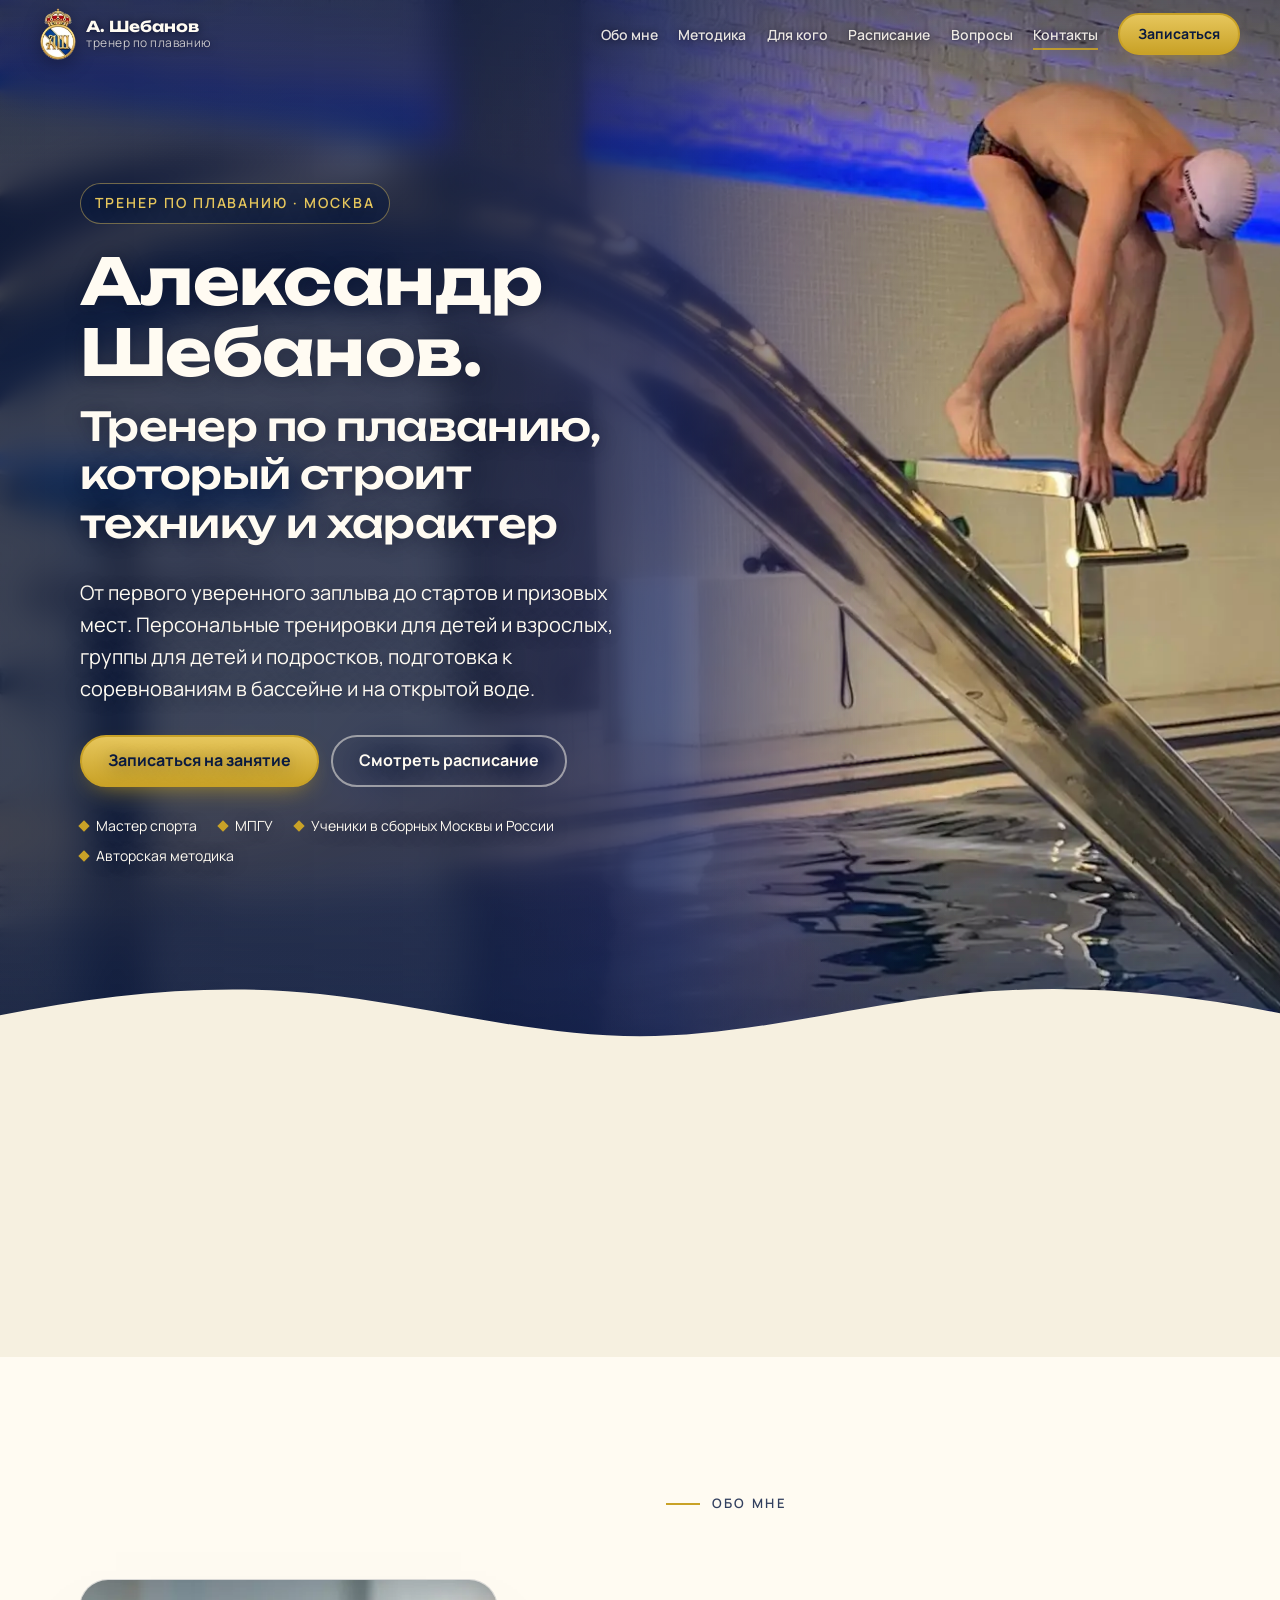
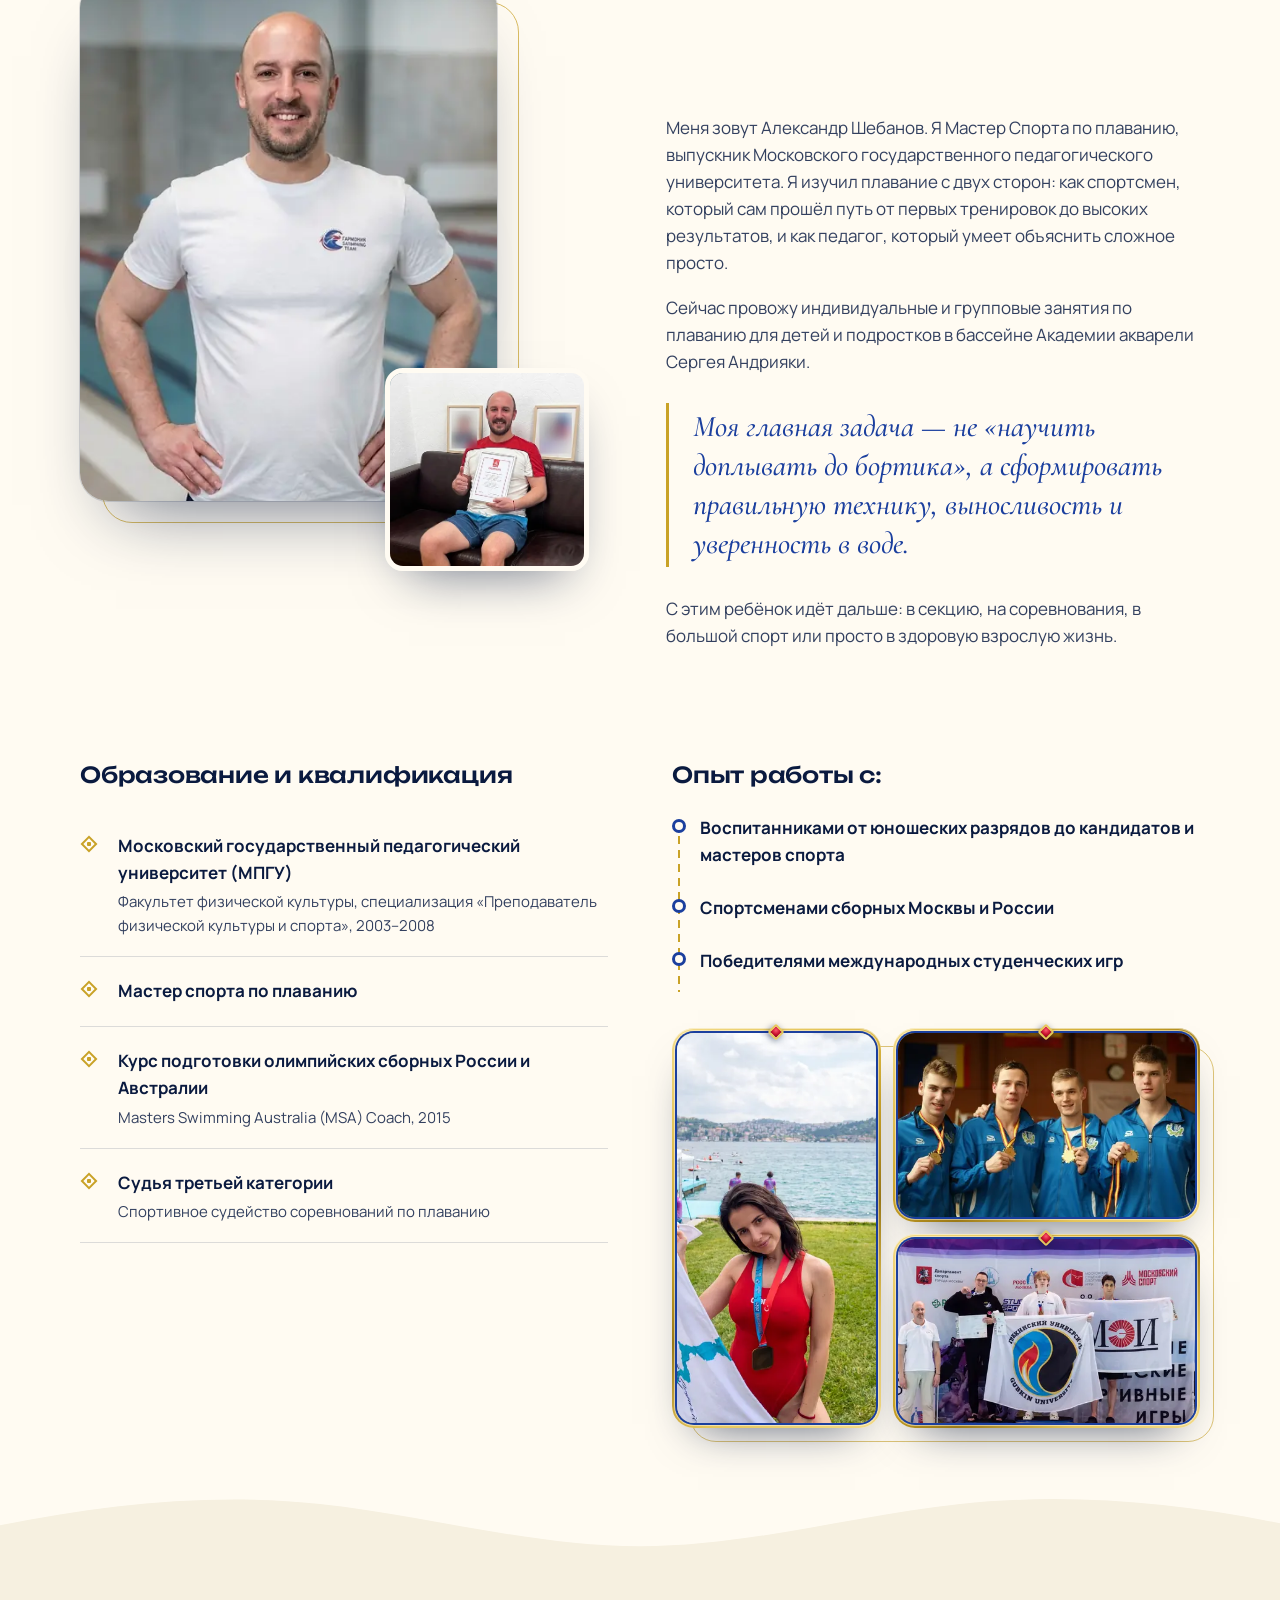
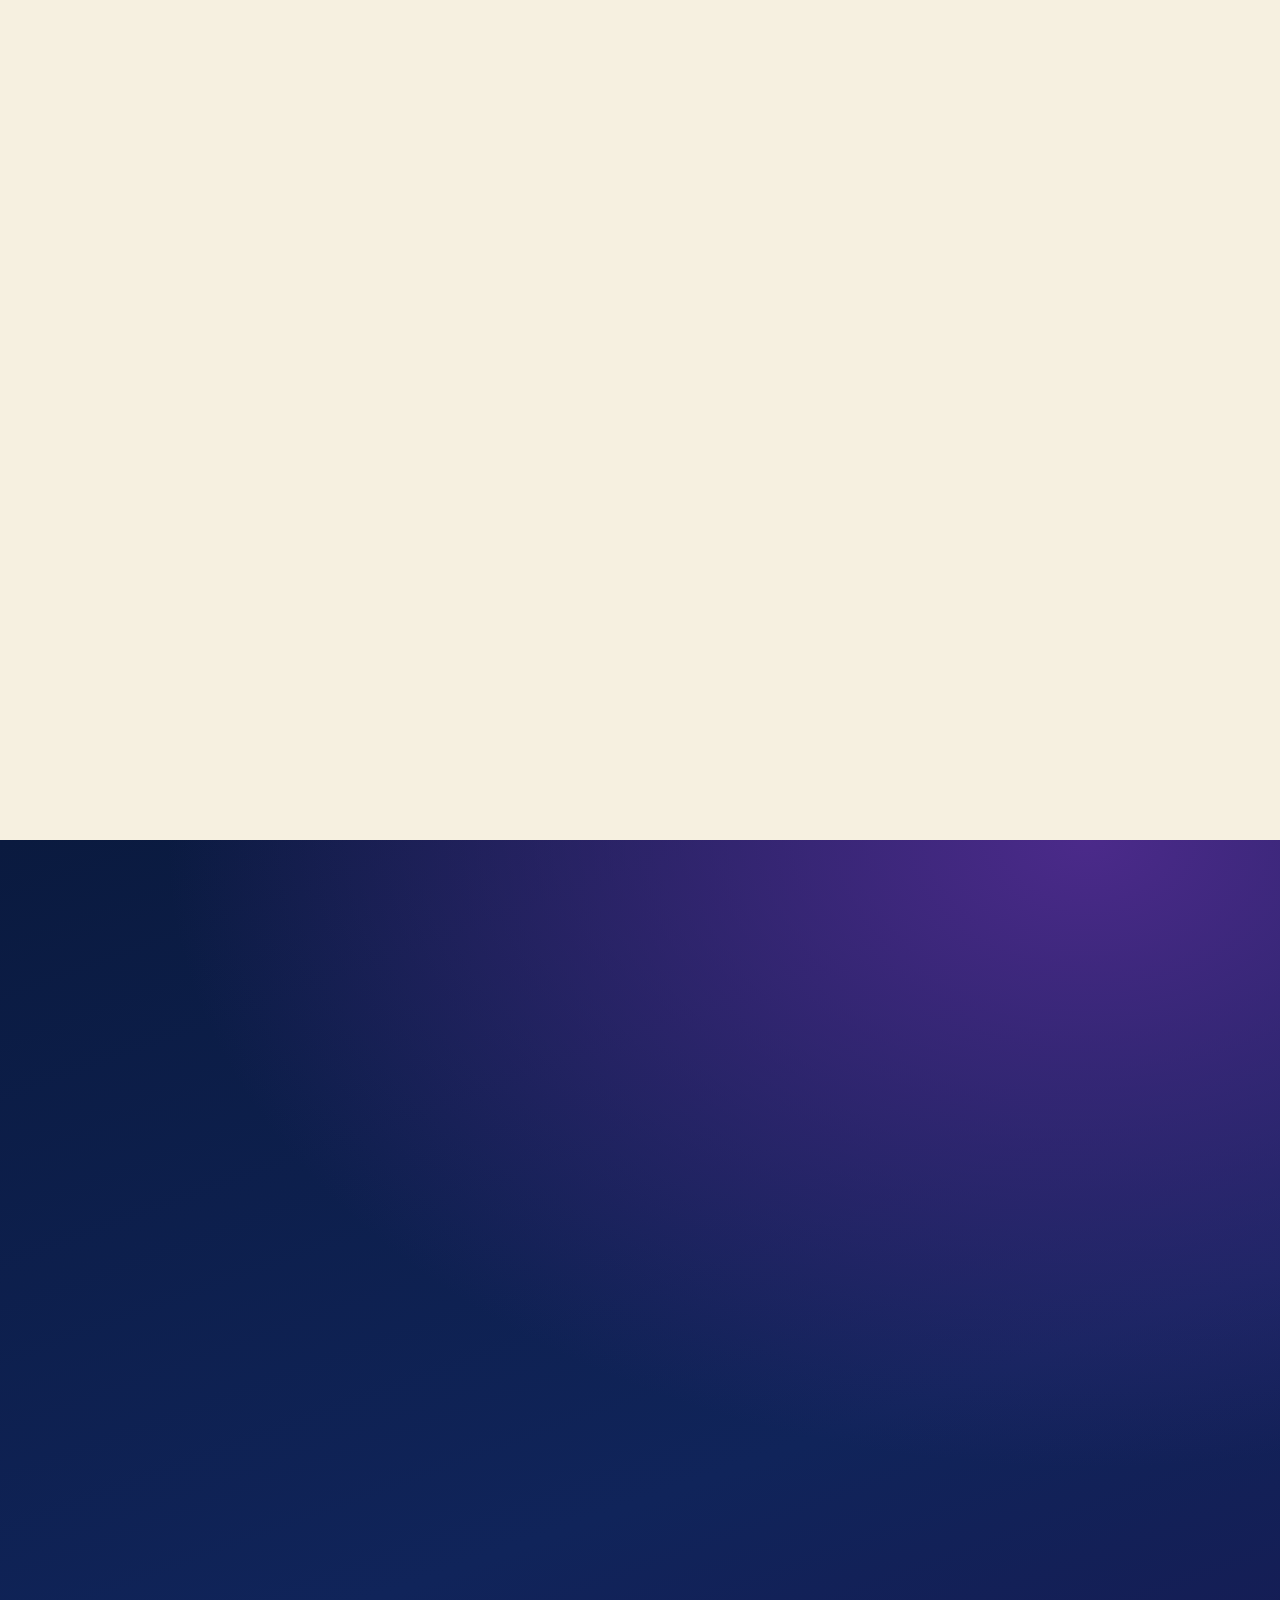
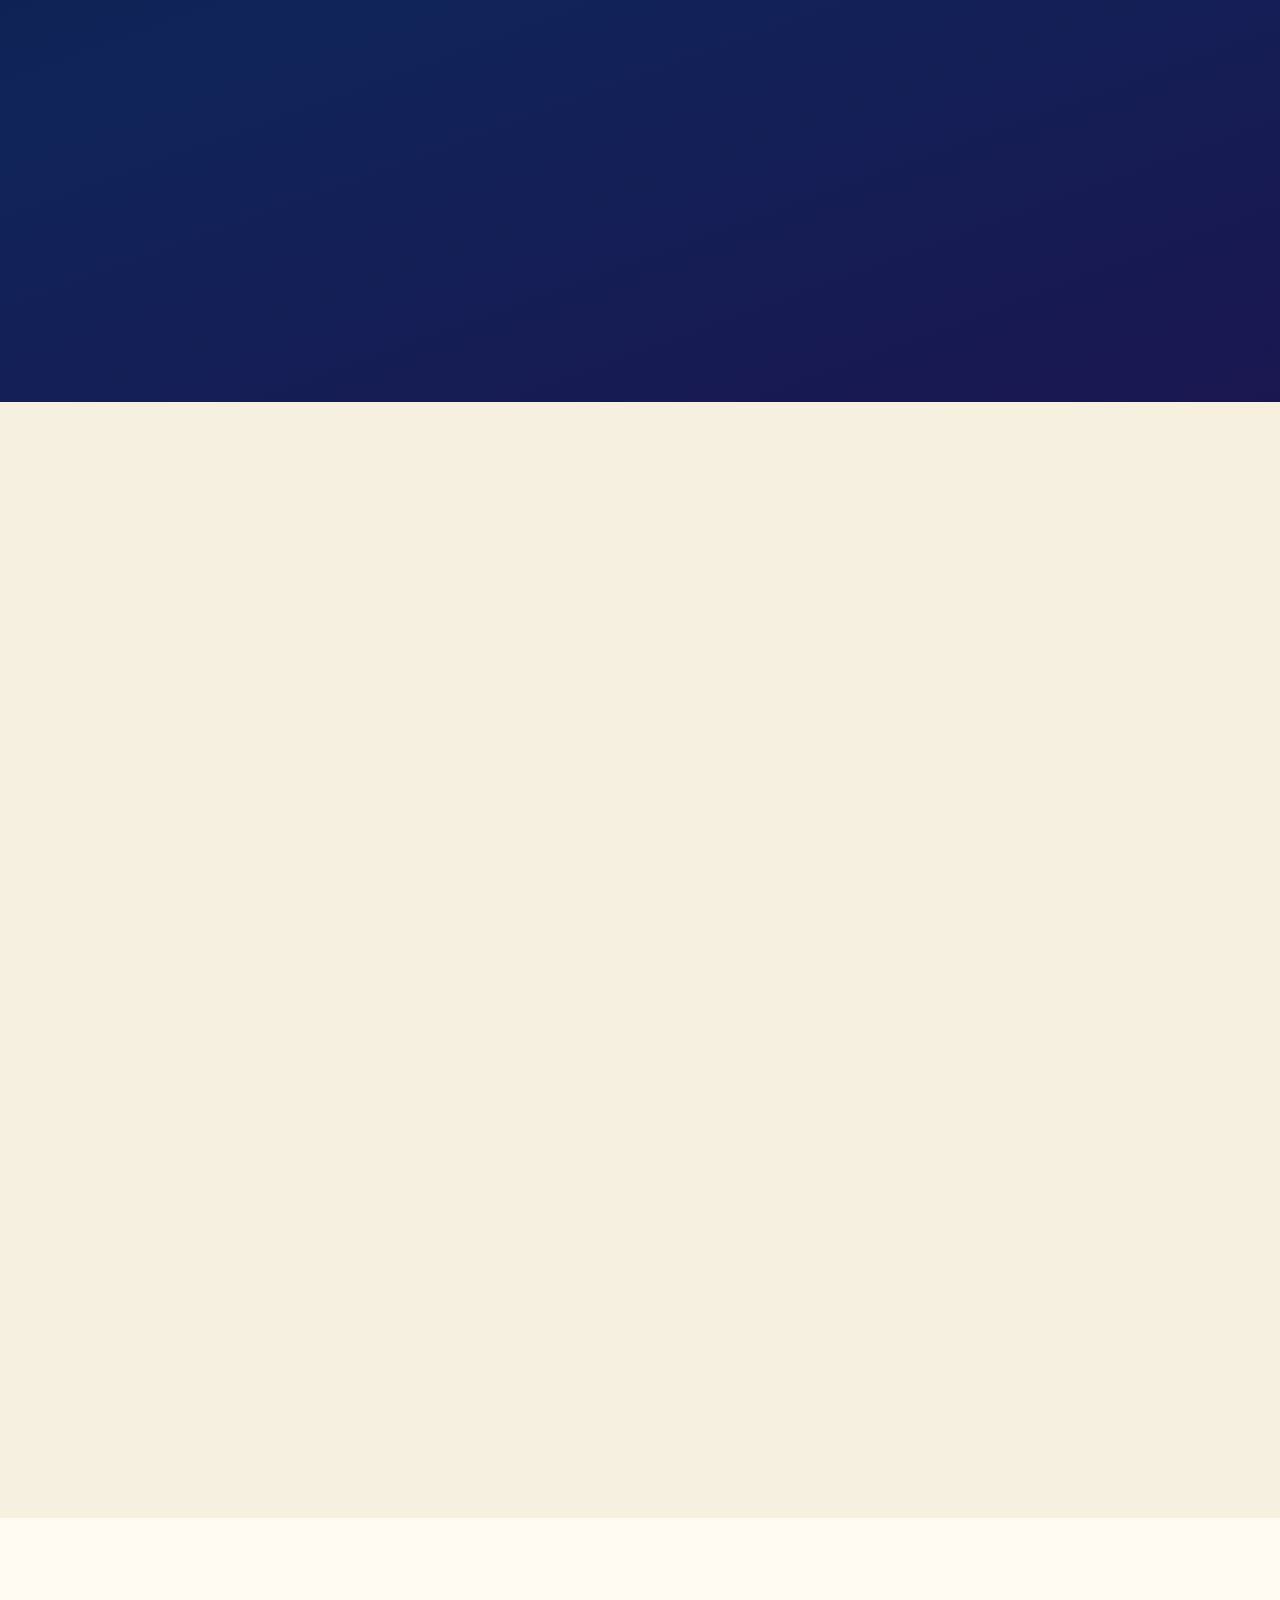
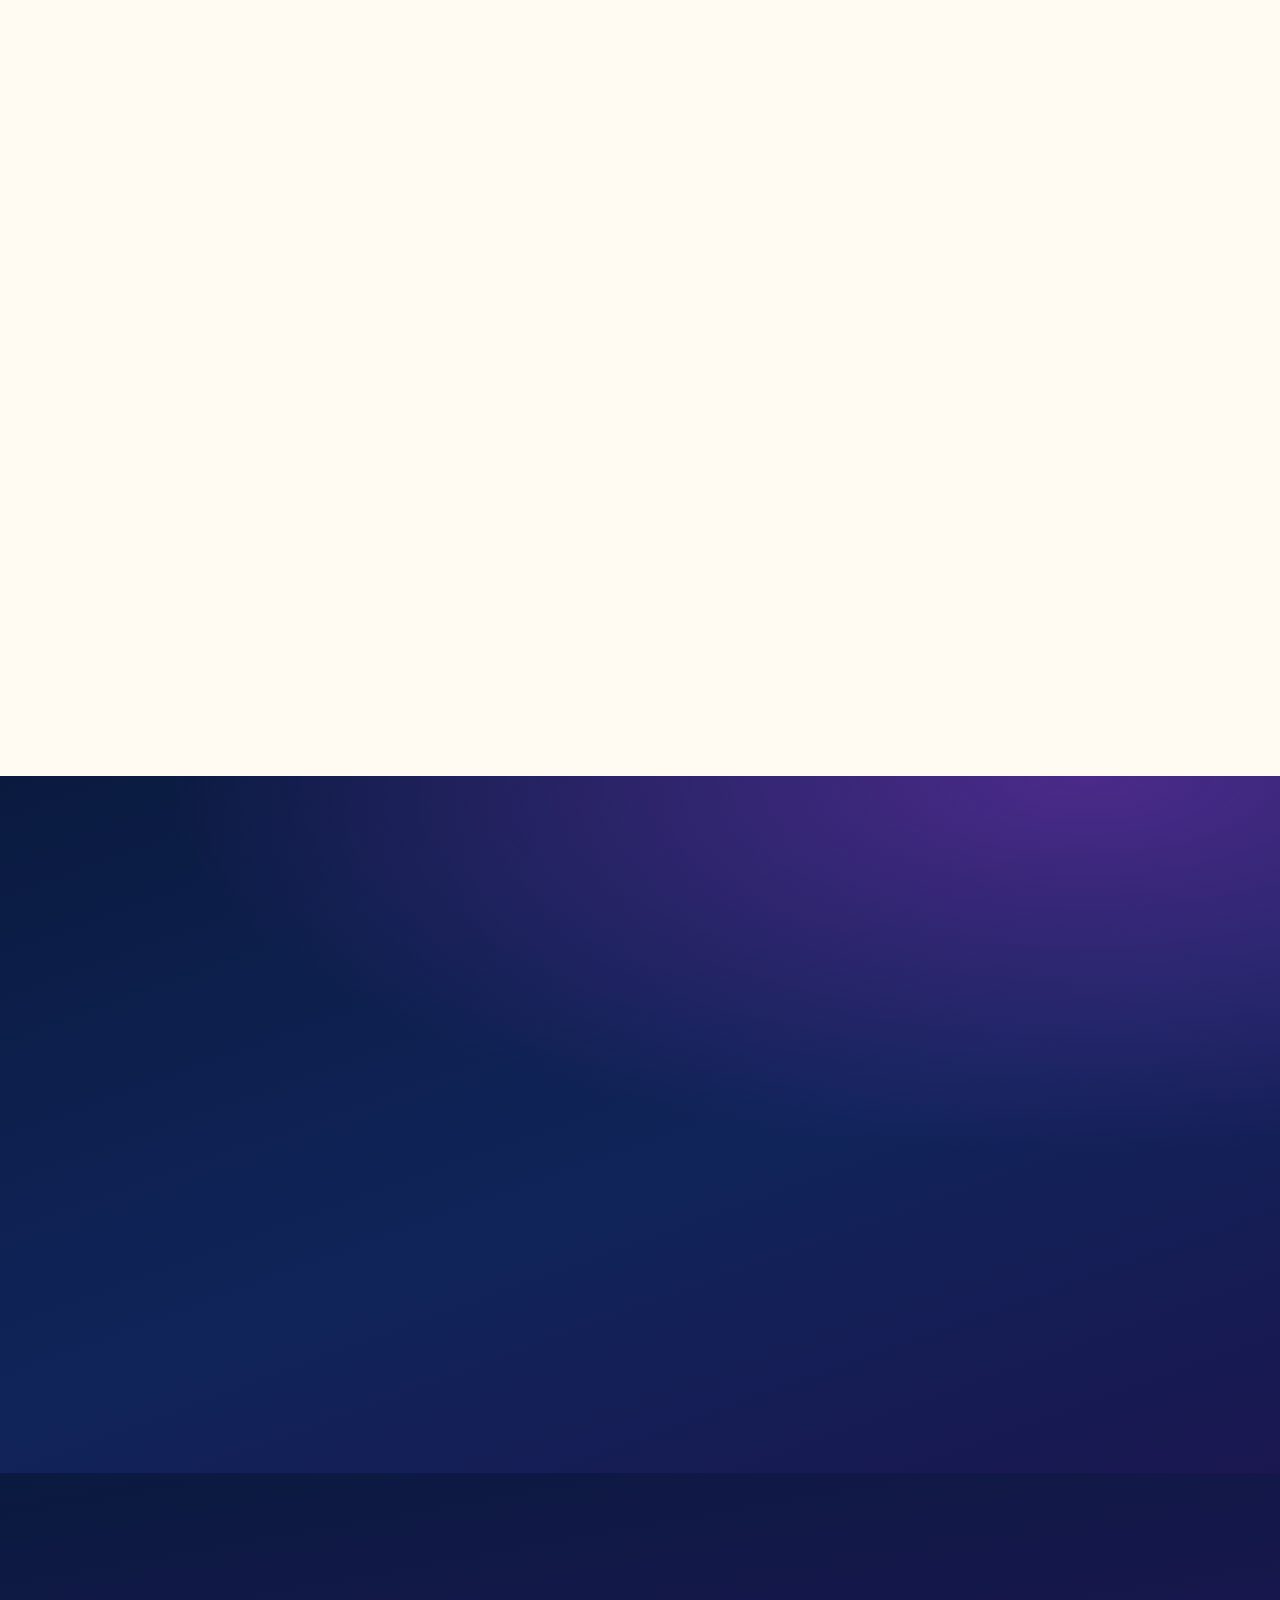
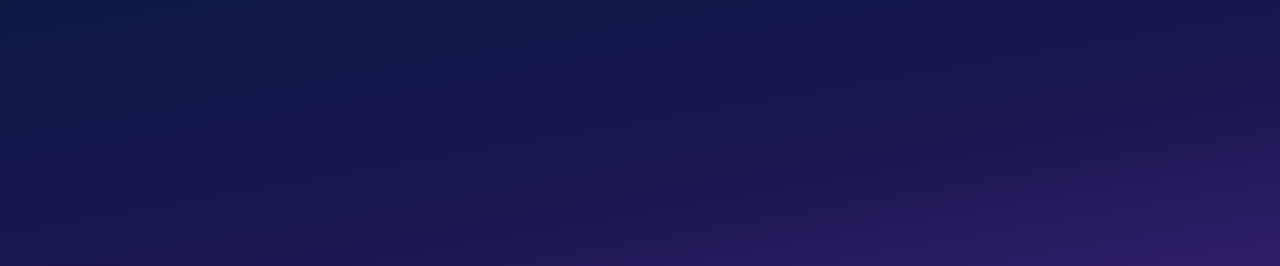
<file: index.html>
<!doctype html>
<html lang="ru">
<head>
<meta charset="utf-8">
<meta name="viewport" content="width=device-width, initial-scale=1">
<title>Тренер по плаванию в Москве — Александр Шебанов | Мастер спорта, индивидуальные и групповые занятия</title>
<meta name="description" content="Александр Шебанов, мастер спорта по плаванию, стаж более 20 лет. Персональные тренировки для детей и взрослых, группы для детей и подростков, подготовка к соревнованиям, открытой воде и триатлону.">
<link rel="canonical" href="https://shebanov-swim.ru/">
<meta name="theme-color" content="#0A1A3F">
<link rel="icon" href="assets/img/favicon.ico" sizes="any">
<link rel="icon" href="assets/img/favicon-32.png" type="image/png" sizes="32x32">
<link rel="apple-touch-icon" href="assets/img/apple-touch-icon.png">

<meta property="og:type" content="website">
<meta property="og:locale" content="ru_RU">
<meta property="og:title" content="Александр Шебанов — тренер по плаванию в Москве">
<meta property="og:description" content="Мастер спорта по плаванию, стаж более 20 лет. Персональные и групповые тренировки, подготовка к соревнованиям и открытой воде.">
<meta property="og:url" content="https://shebanov-swim.ru/">
<meta property="og:image" content="https://shebanov-swim.ru/assets/img/og-cover.jpg">
<meta property="og:image:width" content="1200">
<meta property="og:image:height" content="630">
<meta name="twitter:card" content="summary_large_image">
<meta name="twitter:title" content="Александр Шебанов — тренер по плаванию в Москве">
<meta name="twitter:description" content="Мастер спорта по плаванию, стаж более 20 лет. Персональные и групповые тренировки.">
<meta name="twitter:image" content="https://shebanov-swim.ru/assets/img/og-cover.jpg">

<!-- Предзагрузка: шрифты заголовков и текста (кириллица) и обложка видео под размер экрана -->
<link rel="preload" as="font" type="font/woff2" href="assets/fonts/unbounded-cyrillic.woff2" crossorigin>
<link rel="preload" as="font" type="font/woff2" href="assets/fonts/manrope-cyrillic.woff2" crossorigin>
<link rel="preload" as="image" type="image/webp" href="assets/video/hero-poster.webp?v=c04704e5" media="(min-width: 1100px)" fetchpriority="high">
<link rel="preload" as="image" type="image/webp" href="assets/video/hero-poster-720.webp?v=66389ddc" media="(max-width: 1099px)" fetchpriority="high">
<!-- CSS_START: стили встраиваются сборкой (python tools/build.py) из assets/css/fonts.css + style.css -->
<style>@font-face{font-family:Cormorant Garamond;font-style:italic;font-weight:500;font-display:swap;src:url(assets/fonts/cormorant-garamond-cyrillic-italic.woff2) format("woff2");unicode-range:U+0301,U+0400-045F,U+0490-0491,U+04B0-04B1,U+2116}@font-face{font-family:Cormorant Garamond;font-style:italic;font-weight:500;font-display:swap;src:url(assets/fonts/cormorant-garamond-latin-italic.woff2) format("woff2");unicode-range:U+0000-00FF,U+0131,U+0152-0153,U+02BB-02BC,U+02C6,U+02DA,U+02DC,U+0304,U+0308,U+0329,U+2000-206F,U+20AC,U+2122,U+2191,U+2193,U+2212,U+2215,U+FEFF,U+FFFD}@font-face{font-family:Manrope;font-style:normal;font-weight:400;font-display:swap;src:url(assets/fonts/manrope-cyrillic.woff2) format("woff2");unicode-range:U+0301,U+0400-045F,U+0490-0491,U+04B0-04B1,U+2116}@font-face{font-family:Manrope;font-style:normal;font-weight:400;font-display:swap;src:url(assets/fonts/manrope-latin.woff2) format("woff2");unicode-range:U+0000-00FF,U+0131,U+0152-0153,U+02BB-02BC,U+02C6,U+02DA,U+02DC,U+0304,U+0308,U+0329,U+2000-206F,U+20AC,U+2122,U+2191,U+2193,U+2212,U+2215,U+FEFF,U+FFFD}@font-face{font-family:Manrope;font-style:normal;font-weight:500;font-display:swap;src:url(assets/fonts/manrope-cyrillic.woff2) format("woff2");unicode-range:U+0301,U+0400-045F,U+0490-0491,U+04B0-04B1,U+2116}@font-face{font-family:Manrope;font-style:normal;font-weight:500;font-display:swap;src:url(assets/fonts/manrope-latin.woff2) format("woff2");unicode-range:U+0000-00FF,U+0131,U+0152-0153,U+02BB-02BC,U+02C6,U+02DA,U+02DC,U+0304,U+0308,U+0329,U+2000-206F,U+20AC,U+2122,U+2191,U+2193,U+2212,U+2215,U+FEFF,U+FFFD}@font-face{font-family:Manrope;font-style:normal;font-weight:600;font-display:swap;src:url(assets/fonts/manrope-cyrillic.woff2) format("woff2");unicode-range:U+0301,U+0400-045F,U+0490-0491,U+04B0-04B1,U+2116}@font-face{font-family:Manrope;font-style:normal;font-weight:600;font-display:swap;src:url(assets/fonts/manrope-latin.woff2) format("woff2");unicode-range:U+0000-00FF,U+0131,U+0152-0153,U+02BB-02BC,U+02C6,U+02DA,U+02DC,U+0304,U+0308,U+0329,U+2000-206F,U+20AC,U+2122,U+2191,U+2193,U+2212,U+2215,U+FEFF,U+FFFD}@font-face{font-family:Manrope;font-style:normal;font-weight:700;font-display:swap;src:url(assets/fonts/manrope-cyrillic.woff2) format("woff2");unicode-range:U+0301,U+0400-045F,U+0490-0491,U+04B0-04B1,U+2116}@font-face{font-family:Manrope;font-style:normal;font-weight:700;font-display:swap;src:url(assets/fonts/manrope-latin.woff2) format("woff2");unicode-range:U+0000-00FF,U+0131,U+0152-0153,U+02BB-02BC,U+02C6,U+02DA,U+02DC,U+0304,U+0308,U+0329,U+2000-206F,U+20AC,U+2122,U+2191,U+2193,U+2212,U+2215,U+FEFF,U+FFFD}@font-face{font-family:Unbounded;font-style:normal;font-weight:500;font-display:swap;src:url(assets/fonts/unbounded-cyrillic.woff2) format("woff2");unicode-range:U+0301,U+0400-045F,U+0490-0491,U+04B0-04B1,U+2116}@font-face{font-family:Unbounded;font-style:normal;font-weight:500;font-display:swap;src:url(assets/fonts/unbounded-latin.woff2) format("woff2");unicode-range:U+0000-00FF,U+0131,U+0152-0153,U+02BB-02BC,U+02C6,U+02DA,U+02DC,U+0304,U+0308,U+0329,U+2000-206F,U+20AC,U+2122,U+2191,U+2193,U+2212,U+2215,U+FEFF,U+FFFD}@font-face{font-family:Unbounded;font-style:normal;font-weight:700;font-display:swap;src:url(assets/fonts/unbounded-cyrillic.woff2) format("woff2");unicode-range:U+0301,U+0400-045F,U+0490-0491,U+04B0-04B1,U+2116}@font-face{font-family:Unbounded;font-style:normal;font-weight:700;font-display:swap;src:url(assets/fonts/unbounded-latin.woff2) format("woff2");unicode-range:U+0000-00FF,U+0131,U+0152-0153,U+02BB-02BC,U+02C6,U+02DA,U+02DC,U+0304,U+0308,U+0329,U+2000-206F,U+20AC,U+2122,U+2191,U+2193,U+2212,U+2215,U+FEFF,U+FFFD}:root{--cream: #F6F0E0;--white: #FFFBF2;--gold: #C9A227;--gold-l: #E6C65C;--navy: #0A1A3F;--royal: #1B3F9E;--violet: #4B2A8A;--violet-l: #6A47B5;--ink: #0A1A3F;--ink-soft: #33405F;--line: rgba(10, 26, 63, .14);--todo-bg: #FFE45C;--font-head: "Unbounded", "Arial Black", system-ui, sans-serif;--font-body: "Manrope", system-ui, -apple-system, "Segoe UI", sans-serif;--font-quote: "Cormorant Garamond", Georgia, serif;--radius: 18px;--gutter: clamp(16px, 4vw, 40px);--section: clamp(72px, 10vw, 128px);--header-h: 68px;--ease: cubic-bezier(.22, .8, .24, 1)}*,*:before,*:after{box-sizing:border-box}html{scroll-behavior:smooth;scroll-padding-top:calc(var(--header-h) + 12px);-webkit-text-size-adjust:100%}body{margin:0;font:400 17px/1.6 var(--font-body);color:var(--ink);background:var(--white);overflow-x:hidden}img{max-width:100%;height:auto;display:block}a{color:var(--royal);text-underline-offset:3px}button{font:inherit;cursor:pointer}h1,h2,h3{font-family:var(--font-head);font-weight:700;line-height:1.12;margin:0 0 .5em;letter-spacing:-.01em;text-wrap:balance}h2{font-size:clamp(24px,4.4vw,48px);overflow-wrap:break-word;hyphens:auto;-webkit-hyphens:auto}.container>*,[class*=__grid]>*{min-width:0}.h3{font-size:clamp(18px,2vw,22px);font-weight:500;margin-bottom:1.2em}p{margin:0 0 1em}ul,ol{margin:0;padding:0;list-style:none}:focus-visible{outline:3px solid var(--gold);outline-offset:3px;border-radius:6px}.container{width:min(1200px,100%);margin-inline:auto;padding-inline:var(--gutter)}.section{position:relative;padding-block:var(--section)}.visually-hidden,.sprite{position:absolute!important;width:1px;height:1px;overflow:hidden;clip:rect(0 0 0 0);white-space:nowrap}.skip{position:absolute;left:12px;top:-60px;z-index:100;background:var(--gold);color:var(--navy);padding:10px 16px;border-radius:10px;font-weight:700}.skip:focus{top:12px}.todo,[data-todo]{background:var(--todo-bg);color:#1d1600;font:600 .82em/1.4 var(--font-body);padding:.08em .45em;border-radius:5px;box-decoration-break:clone;-webkit-box-decoration-break:clone;letter-spacing:0}.kicker{display:inline-flex;align-items:center;gap:12px;font:600 13px/1 var(--font-body);letter-spacing:.18em;text-transform:uppercase;color:var(--royal);margin-bottom:18px}.kicker:before{content:"";width:34px;height:2px;background:var(--gold)}.kicker--gold{color:var(--gold-l)}.lead{font-size:clamp(17px,1.6vw,20px);color:var(--ink-soft);max-width:46ch}.lead--wide{max-width:68ch}.dark .lead{color:#fffbf2d1}.btn{--b: var(--gold);display:inline-flex;align-items:center;justify-content:center;gap:10px;min-height:52px;padding:14px 26px;border-radius:999px;font:700 16px/1.1 var(--font-body);text-decoration:none;text-align:center;border:2px solid var(--b);transition:transform .25s var(--ease),background .25s,color .25s,box-shadow .25s}.btn--sm{min-height:42px;padding:10px 18px;font-size:14px}.btn--gold{background:linear-gradient(180deg,var(--gold-l),var(--gold));color:var(--navy);box-shadow:0 10px 26px -12px #c9a227e6}.btn--gold:hover{transform:translateY(-2px);box-shadow:0 16px 30px -12px #c9a227}.btn--ghost{background:transparent;color:var(--white);--b: rgba(255, 251, 242, .5)}.btn--ghost:hover{--b: var(--gold-l);color:var(--gold-l)}.btn--outline{background:transparent;color:var(--royal);--b: var(--royal)}.btn--outline:hover{background:var(--royal);color:var(--white)}.btn[aria-disabled=true]{opacity:.75;cursor:not-allowed;filter:grayscale(.4);box-shadow:none;transform:none}.link-gold{color:var(--gold-l);font-weight:600}.dark{background:radial-gradient(120% 90% at 85% 0%,var(--violet) 0%,rgba(75,42,138,0) 60%),linear-gradient(160deg,var(--navy) 0%,#10245a 55%,#1a1650 100%);color:var(--white);position:relative;isolation:isolate}.dark h2,.dark h3{color:var(--white)}.lanes:before{content:"";position:absolute;inset:0;z-index:-1;pointer-events:none;background-image:repeating-linear-gradient(90deg,transparent 0 calc(12.5% - 1px),rgba(230,198,92,.13) calc(12.5% - 1px) 12.5%);mask-image:linear-gradient(180deg,transparent,#000 25%,#000 75%,transparent)}.caustics{position:absolute;inset:-20%;z-index:-1;pointer-events:none;opacity:.32;mix-blend-mode:screen;background:radial-gradient(closest-side,rgba(230,198,92,.28),transparent 70%) 10% 20% / 38% 30% no-repeat,radial-gradient(closest-side,rgba(120,160,255,.22),transparent 70%) 80% 60% / 46% 36% no-repeat,radial-gradient(closest-side,rgba(255,255,255,.14),transparent 70%) 40% 90% / 30% 26% no-repeat;animation:drift 18s ease-in-out infinite alternate}.caustics--soft{opacity:.22}@keyframes drift{to{transform:translate3d(4%,-3%,0) scale(1.08)}}.wave{position:absolute;left:0;width:100%;height:clamp(36px,6vw,80px);bottom:-1px;fill:currentColor;pointer-events:none;display:block}.wave--top{top:-1px;bottom:auto;transform:scaleY(-1)}.wave--animated{width:200%;animation:wave 22s linear infinite}.wave--slow{animation-duration:34s}@keyframes wave{to{transform:translate(-50%)}}.wave--animated use{transform:none}.header{position:fixed;inset:0 0 auto;z-index:50;transition:background .35s,box-shadow .35s,backdrop-filter .35s}.header:not(.is-scrolled):not(.menu-open) .nav a,.header:not(.is-scrolled):not(.menu-open) .logo{text-shadow:0 1px 10px rgba(6,14,36,.75),0 0 2px rgba(6,14,36,.5)}.header.is-scrolled,.header.menu-open{background:#0a1a3ff0;backdrop-filter:blur(12px);box-shadow:0 10px 30px -18px #0009}.header__inner{height:var(--header-h);display:flex;align-items:center;gap:20px;width:min(1320px,100%);margin-inline:auto;padding-inline:var(--gutter)}.logo{display:flex;align-items:center;gap:10px;text-decoration:none;color:var(--white);margin-right:auto}.logo__mark{display:block;flex:none}.logo__mark img{width:auto;height:52px;filter:drop-shadow(0 4px 10px rgba(0,0,0,.35))}.logo__text{display:flex;flex-direction:column;line-height:1.1}.logo__text b{font:700 15px/1.1 var(--font-head)}.logo__text small{font-size:12px;opacity:.75;letter-spacing:.04em}.nav ul{display:flex;gap:clamp(12px,1.6vw,24px)}.nav a{color:var(--white);text-decoration:none;font-weight:600;font-size:14px;opacity:.88;position:relative;padding-block:6px}.nav a:after{content:"";position:absolute;left:0;right:0;bottom:0;height:2px;background:var(--gold);transform:scaleX(0);transform-origin:left;transition:transform .3s var(--ease)}.nav a:hover{opacity:1}.nav a:hover:after,.nav a.is-active:after{transform:scaleX(1)}.burger{display:none;width:46px;height:46px;border:0;background:transparent;padding:11px;border-radius:12px}.burger span{display:block;height:2px;background:var(--white);margin-block:5px;transition:transform .3s,opacity .3s}.burger[aria-expanded=true] span:nth-child(1){transform:translateY(7px) rotate(45deg)}.burger[aria-expanded=true] span:nth-child(2){opacity:0}.burger[aria-expanded=true] span:nth-child(3){transform:translateY(-7px) rotate(-45deg)}.progress{position:absolute;left:0;right:0;bottom:-3px;height:3px;pointer-events:none}.progress__bar{height:100%;width:100%;background:linear-gradient(90deg,var(--gold),var(--gold-l));transform-origin:left;transform:scaleX(var(--p, 0))}.progress__swimmer{position:absolute;top:-9px;left:0;width:34px;height:13px;color:var(--gold-l);fill:var(--gold-l);transform:translate(calc(var(--p, 0) * (100vw - 40px)));opacity:0;transition:opacity .3s}.header.is-scrolled .progress__swimmer{opacity:1}@media (max-width: 1080px){.burger{display:block}.header__cta{display:none}.nav{position:fixed;inset:var(--header-h) 0 auto;background:#0a1a3ffa;max-height:calc(100dvh - var(--header-h));overflow:auto;transform:translateY(-8px);opacity:0;visibility:hidden;transition:opacity .25s,transform .25s,visibility .25s}.nav.is-open{opacity:1;visibility:visible;transform:none}.nav ul{flex-direction:column;gap:0;padding:8px var(--gutter) 24px}.nav a{display:block;font-size:18px;padding:14px 0;border-bottom:1px solid rgba(255,255,255,.08)}}.hero{padding:calc(var(--header-h) + clamp(40px,9vw,120px)) 0 clamp(110px,14vw,180px);overflow:hidden;min-height:min(100svh,920px);display:flex;flex-direction:column;justify-content:center}.hero__grid{display:grid}.hero__text{max-width:720px;text-shadow:0 2px 18px rgba(6,14,36,.45)}.hero__media{position:absolute;inset:0;z-index:-4;background:var(--navy) url(assets/video/hero-poster.webp?v=c04704e5) 60% 50% / cover no-repeat}.hero__video{width:100%;height:100%;object-fit:cover;object-position:60% 50%;display:block}.hero__blur{position:absolute;inset:0;z-index:-3;pointer-events:none}.hero__blur--soft{backdrop-filter:blur(6px);-webkit-backdrop-filter:blur(6px);-webkit-mask-image:linear-gradient(90deg,#000 0%,#000 42%,transparent 68%);mask-image:linear-gradient(90deg,#000 0%,#000 42%,transparent 68%)}.hero__blur--strong{backdrop-filter:blur(18px);-webkit-backdrop-filter:blur(18px);-webkit-mask-image:linear-gradient(90deg,#000 0%,#000 34%,transparent 58%);mask-image:linear-gradient(90deg,#000 0%,#000 34%,transparent 58%)}.hero__overlay{position:absolute;inset:0;z-index:-2;pointer-events:none;background:linear-gradient(180deg,rgba(10,26,63,.3) 0%,transparent 16%,transparent 82%,rgba(10,26,63,.4) 100%),linear-gradient(90deg,#0a1a3fa8,#0c1c48a3 32%,#16246699 50%,#28267847 60%,#28267800 71%)}@media (min-width: 1100px){.hero__text{max-width:560px}}@media (min-width: 1100px) and (max-width: 1349px){.hero__overlay{background:linear-gradient(180deg,rgba(10,26,63,.3) 0%,transparent 16%,transparent 82%,rgba(10,26,63,.4) 100%),linear-gradient(90deg,#0a1a3fc2,#0c1c48bd 35%,#162466b3 52%,#28267859 62%,#28267800 74%)}}@media (max-width: 1099px) and (orientation: portrait){.hero{display:block;min-height:0;padding-top:0;background:linear-gradient(180deg,#0c2a6e,#0d2766 34%,#0f2459 62%,#161c55)}.hero__media{position:relative;inset:auto;z-index:0;width:100%;aspect-ratio:1 / 1;max-height:64svh;background-image:url(assets/video/hero-poster-720.webp?v=66389ddc);background-position:60% 50%;background-color:#0c2a6e;-webkit-mask-image:linear-gradient(180deg,transparent 0,#000 15%,#000 68%,transparent 100%);mask-image:linear-gradient(180deg,transparent 0,#000 15%,#000 68%,transparent 100%)}.hero__video{object-position:60% 50%;filter:saturate(.88) brightness(.94)}.hero__media:after{content:"";position:absolute;inset:0;pointer-events:none;background:radial-gradient(120% 90% at 70% 45%,#0c2a6e00 40%,#0c2a6e8c),#1b348c29}.hero__blur,.hero__overlay{display:none}.hero .container{position:relative;z-index:1;margin-top:-16vw}.hero .eyebrow{background:#0a1a3fd1}.hero__toggle{right:var(--gutter);bottom:auto;top:calc(var(--header-h) + 10px)}}@media (max-width: 1099px) and (orientation: landscape){.hero__media,.hero__blur,.hero__overlay{bottom:auto;height:100svh}.hero__media{background-image:url(assets/video/hero-poster-720.webp?v=66389ddc)}.hero__text{max-width:58%}.hero__blur--soft{-webkit-mask-image:linear-gradient(90deg,#000 0%,#000 60%,transparent 82%);mask-image:linear-gradient(90deg,#000 0%,#000 60%,transparent 82%)}.hero__blur--strong{-webkit-mask-image:linear-gradient(90deg,#000 0%,#000 50%,transparent 72%);mask-image:linear-gradient(90deg,#000 0%,#000 50%,transparent 72%)}.hero__overlay{background:linear-gradient(180deg,rgba(10,26,63,.35) 0%,transparent 18%,transparent 62%,rgba(12,28,72,.9) 100%),linear-gradient(90deg,#0a1a3fc7,#0c1c48c2 45%,#162466b8 62%,#28267859,#28267800 86%)}}.hero .eyebrow{background:#0a1a3f8c}.hero__toggle{position:absolute;right:max(16px,calc((100vw - 1200px)/2 + 16px));bottom:clamp(70px,9vw,110px);z-index:2;width:40px;height:40px;border-radius:50%;display:grid;place-items:center;padding:0;color:var(--white);background:#0a1a3f8c;border:1px solid rgba(255,251,242,.35);backdrop-filter:blur(8px);-webkit-backdrop-filter:blur(8px);transition:background .2s,border-color .2s}.hero__toggle[hidden]{display:none}.hero__toggle:hover{background:#0a1a3fcc;border-color:var(--gold-l)}.hero__toggle svg{width:16px;height:16px;fill:currentColor}.hero__toggle .i-play{display:none}.hero__toggle[aria-pressed=true] .i-play{display:block}.hero__toggle[aria-pressed=true] .i-pause{display:none}.eyebrow{display:inline-block;font-weight:600;font-size:14px;letter-spacing:.14em;text-transform:uppercase;color:var(--gold-l);border:1px solid rgba(230,198,92,.45);padding:8px 14px;border-radius:999px;margin-bottom:22px}.hero h1{font-size:clamp(30px,5.4vw,64px);margin-bottom:.45em}.h1-accent{display:block;font-weight:500;font-size:.62em;line-height:1.22;color:var(--white);margin-top:.35em}.hero__lead{font-size:clamp(17px,1.6vw,20px);color:var(--white);max-width:52ch}.hero__actions{display:flex;flex-wrap:wrap;gap:12px;margin:30px 0 28px}.trust{display:flex;flex-wrap:wrap;gap:8px 22px;font-size:14px;color:var(--white)}.trust li{display:flex;align-items:center;gap:8px}.trust li:before{content:"";width:8px;height:8px;transform:rotate(45deg);background:var(--gold);flex:none}.stats{background:var(--cream);padding:clamp(40px,6vw,64px) 0 clamp(56px,7vw,88px)}.stats__grid{display:grid;grid-template-columns:repeat(2,1fr);gap:32px 20px}.stat{border-top:2px solid var(--gold);padding-top:18px}.stat__num{font:700 clamp(34px,5vw,56px)/1 var(--font-head);color:var(--royal);margin-bottom:10px}.stat__num .todo{font-size:14px;vertical-align:middle}.stat__label{color:var(--ink-soft);font-size:15px;margin:0;max-width:22ch}@media (min-width: 900px){.stats__grid{grid-template-columns:repeat(4,1fr)}}.about{background:var(--white)}.about__grid{display:grid;gap:clamp(40px,6vw,80px);align-items:center}.about__media{position:relative;padding-right:18%}.portrait{margin:0;position:relative;isolation:isolate}.portrait:before{content:"";position:absolute;inset:22px -22px -22px 22px;border:1.5px solid rgba(201,162,39,.7);border-radius:30px;z-index:-1}.portrait:after{content:"";position:absolute;inset:10% -12% -4%;background:radial-gradient(closest-side,rgba(106,71,181,.28),rgba(27,63,158,.14) 55%,transparent 75%);filter:blur(24px);z-index:-2}.portrait__shot{position:relative;border-radius:28px;overflow:hidden;box-shadow:0 40px 70px -36px #0a1a3f99,0 0 0 1px var(--line)}.portrait__shot img{width:100%;aspect-ratio:4 / 5;object-fit:cover;object-position:50% 18%}.about__media{padding-bottom:70px}.about__main{width:min(100%,440px)}.about__second{position:absolute;right:0;bottom:0;width:40%;margin:0;border-radius:18px;overflow:hidden;border:5px solid var(--white);box-shadow:0 24px 50px -24px #0a1a3f99}.about__second img{aspect-ratio:1 / 1;object-fit:cover;object-position:40% 45%;width:100%}.about__text p{color:var(--ink-soft)}.about__text h2{color:var(--navy)}.quote{margin:28px 0;padding:4px 0 4px 24px;border-left:3px solid var(--gold);font:italic 500 clamp(22px,2.4vw,30px)/1.3 var(--font-quote);color:var(--royal)}.about__lower{display:grid;gap:48px;margin-top:clamp(56px,8vw,96px)}@media (min-width: 960px){.about__grid{grid-template-columns:1fr 1.05fr}.about__lower{grid-template-columns:1fr 1fr;gap:64px}}.edu{display:grid;gap:2px}.edu li{display:grid;grid-template-columns:22px 1fr;gap:4px 16px;padding:18px 0;border-bottom:1px solid var(--line)}.edu li:before{content:"";grid-row:span 2;width:12px;height:12px;margin:6px 0 0 3px;transform:rotate(45deg);border:2px solid var(--gold);background:radial-gradient(circle,var(--gold) 0 2px,transparent 2.5px)}.edu b{font-weight:700}.edu span{color:var(--ink-soft);font-size:15px}.timeline{position:relative;padding-left:28px}.timeline:before{content:"";position:absolute;left:6px;top:8px;bottom:8px;width:2px;background:repeating-linear-gradient(180deg,var(--gold) 0 8px,transparent 8px 14px)}.timeline li{position:relative;padding-bottom:26px}.timeline li:before{content:"";position:absolute;left:-28px;top:5px;width:14px;height:14px;border-radius:50%;background:var(--white);border:3px solid var(--royal)}.timeline .period{font:600 13px/1 var(--font-body);letter-spacing:.12em;text-transform:uppercase;color:var(--royal);display:block;margin-bottom:6px}.timeline b{display:block}.timeline span.role{color:var(--ink-soft);font-size:15px}.exp-photos{position:relative;isolation:isolate;display:grid;grid-template-columns:.85fr 1.25fr;grid-template-rows:1fr 1fr;gap:12px;margin-top:28px;height:clamp(300px,34vw,400px)}.exp-photos:before{content:"";position:absolute;inset:18px -14px -14px 18px;border:1.5px solid rgba(201,162,39,.6);border-radius:26px;z-index:-1}.exp-photos__item{position:relative;margin:0;min-width:0;min-height:0;padding:5px;border-radius:22px;background:linear-gradient(145deg,#f4dc8a 0%,var(--gold-l) 18%,var(--gold) 42%,#9c7a17 58%,var(--gold-l) 78%,#f4dc8a 100%);box-shadow:0 22px 44px -26px #0a1a3fbf,inset 0 1px #ffffff8c}.exp-photos__item--tall{grid-row:1 / span 2}.exp-photos__item picture{display:block;width:100%;height:100%;overflow:hidden;border-radius:17px;box-shadow:0 0 0 2px var(--royal),0 0 0 3px #fffbf280}.exp-photos__item img{display:block;width:100%;height:100%;object-fit:cover;object-position:50% 30%;transition:transform .8s var(--ease)}.exp-photos__item:hover img{transform:scale(1.05)}.exp-photos__item:after{content:"";position:absolute;top:-2px;left:50%;z-index:2;width:12px;height:12px;transform:translate(-50%) rotate(45deg);border-radius:2px;border:2px solid var(--gold-l);background:radial-gradient(circle at 35% 35%,#ff5a6e,#c8102e 55%,#7d0618);box-shadow:0 2px 6px #0a1a3f80}.method{background:var(--cream);padding-bottom:clamp(16px,3vw,32px)}.method h2{color:var(--navy);max-width:20ch}.lane-steps{counter-reset:step;margin-top:48px;display:grid;gap:0;border-radius:var(--radius);overflow:hidden;background:var(--white);box-shadow:0 0 0 1px var(--line)}.lane-steps li{counter-increment:step;position:relative;padding:26px 24px 26px 92px;border-bottom:1px solid var(--line);background-image:linear-gradient(90deg,transparent 72px,transparent)}.lane-steps li:last-child{border-bottom:0}.lane-steps li:before{content:counter(step);position:absolute;left:22px;top:22px;width:48px;height:48px;border-radius:50%;display:grid;place-items:center;font:700 18px/1 var(--font-head);color:var(--white);background:linear-gradient(160deg,var(--royal),var(--violet))}.lane-steps li:after{content:"";position:absolute;left:45px;top:74px;bottom:-22px;width:2px;background:repeating-linear-gradient(180deg,var(--gold) 0 6px,transparent 6px 12px)}.lane-steps li:last-child:after{display:none}.lane-steps h3{font-size:18px;margin-bottom:6px;color:var(--navy)}.lane-steps p{margin:0;color:var(--ink-soft);font-size:15.5px}@media (min-width: 900px){.lane-steps{grid-template-columns:repeat(3,1fr)}.lane-steps li{padding:30px 28px 32px;border-right:1px solid var(--line)}.lane-steps li:nth-child(3n){border-right:0}.lane-steps li:nth-child(n+4){border-bottom:0}.lane-steps li:before{position:static;margin-bottom:18px}.lane-steps li:after{inset:54px 28px auto 76px;width:auto;height:2px;background:repeating-linear-gradient(90deg,var(--gold) 0 6px,transparent 6px 12px)}.lane-steps li:last-child:after{display:block}}.principles{margin:48px 0 20px;font:700 clamp(20px,3.4vw,40px)/1.25 var(--font-head);color:var(--royal);display:flex;flex-wrap:wrap;gap:6px 22px;align-items:center}.principles i{width:10px;height:10px;background:var(--gold);transform:rotate(45deg);display:inline-block}.programs{background:var(--cream)}.programs h2{color:var(--navy)}.programs__grid{display:grid;gap:16px;margin-top:36px}.program{position:relative;display:flex;flex-direction:column;padding:28px 26px 24px;border-radius:var(--radius);background:var(--white);box-shadow:0 0 0 1px var(--line);transition:transform .3s var(--ease),box-shadow .3s;overflow:hidden}.program:hover{transform:translateY(-4px);box-shadow:0 0 0 1px var(--line),0 24px 40px -28px #0a1a3f8c}.program__n{font:700 13px/1 var(--font-head);color:var(--gold);letter-spacing:.1em;margin-bottom:18px}.program h3{font-size:20px;color:var(--navy)}.program p{color:var(--ink-soft);font-size:15.5px}.program__meta{margin-top:auto;padding-top:16px;border-top:1px dashed var(--line);font-weight:700;color:var(--royal);font-size:14px}.program--lead{background:linear-gradient(160deg,var(--navy),var(--royal));color:var(--white);box-shadow:none}.program--lead h3{color:var(--white);font-size:24px}.program--lead p{color:#fffbf2db}.program--lead .program__meta{color:var(--gold-l);border-color:#fffbf240}.program--lead .program__n{color:var(--gold-l)}@media (min-width: 700px){.programs__grid{grid-template-columns:repeat(2,1fr)}}.quiz{margin-top:48px;border-radius:24px;padding:clamp(24px,4vw,44px);overflow:hidden}.quiz__head{display:flex;flex-wrap:wrap;justify-content:space-between;align-items:baseline;gap:8px 20px;margin-bottom:22px}.quiz h3{font-size:clamp(20px,2.6vw,28px);margin:0}.quiz__progress{margin:0;font-weight:600;color:var(--gold-l);font-size:14px;letter-spacing:.08em}.quiz__q{font:500 clamp(17px,2vw,21px)/1.35 var(--font-head);margin-bottom:18px}.quiz__opts{display:grid;gap:10px}@media (min-width: 700px){.quiz__opts{grid-template-columns:repeat(auto-fit,minmax(200px,1fr))}}.quiz__opt{text-align:left;padding:16px 18px;border-radius:14px;border:1.5px solid rgba(255,251,242,.28);background:#fffbf20f;color:var(--white);font-weight:600;transition:border-color .2s,background .2s;min-height:56px}.quiz__opt:hover{border-color:var(--gold-l);background:#e6c65c1a}.quiz__result h4{font:700 clamp(20px,2.6vw,28px)/1.2 var(--font-head);color:var(--gold-l);margin:0 0 10px}.quiz__result p{color:#fffbf2e0;max-width:60ch}.quiz__actions{display:flex;flex-wrap:wrap;gap:12px;margin-top:20px}.quiz__restart{background:none;border:0;color:var(--white);text-decoration:underline;text-underline-offset:4px;padding:14px 6px}.schedule{padding-top:calc(var(--section) + 20px);padding-bottom:calc(var(--section) + 30px);overflow:hidden}.schedule__grid{display:grid;gap:36px}.place{margin-top:24px;padding:22px;border-radius:16px;background:#fffbf20f;border:1px solid rgba(230,198,92,.3)}.place__name{font:500 18px/1.35 var(--font-head);margin-bottom:6px}.place__addr{color:#fffbf2d1;margin-bottom:10px}.map{position:relative;width:100%;margin-top:16px;aspect-ratio:13 / 9;min-height:min(260px,70vw);border-radius:16px;overflow:hidden;border:1px solid rgba(230,198,92,.35);background:#e9e6dd center / cover no-repeat;box-shadow:0 24px 50px -30px #000c}.map iframe{position:absolute;inset:0;display:block;width:100%;height:100%;border:0}.map__route{margin-top:14px;gap:8px}.map__route svg{width:18px;height:18px;fill:currentColor}.table{width:100%;border-collapse:collapse;font-size:17px}.table th{text-align:left;font:600 12px/1 var(--font-body);letter-spacing:.14em;text-transform:uppercase;color:var(--gold-l);padding:0 12px 14px;border-bottom:2px solid var(--gold)}.table td{padding:20px 12px;border-bottom:1px solid rgba(255,251,242,.16)}.table td:nth-child(2){font:700 22px/1 var(--font-head);color:var(--gold-l)}.table tbody tr{transition:background .2s}.table tbody tr:hover{background:#fffbf20d}.schedule__notes{margin-top:18px}.schedule__notes p{margin:0 0 8px;font-size:15px;color:#fffbf2cc}@media (min-width: 960px){.schedule__grid{grid-template-columns:.9fr 1.1fr;gap:72px;align-items:start}}.gallery{background:var(--cream)}.gallery h2{color:var(--navy)}.gallery__grid{display:grid;grid-template-columns:repeat(2,1fr);gap:12px;margin-top:32px}.gallery__grid li{min-width:0}.g-wide{grid-column:1 / -1}.g-item{display:block;width:100%;padding:0;border:0;border-radius:14px;overflow:hidden;background:var(--navy);position:relative}.g-item img{width:100%;aspect-ratio:3 / 4;object-fit:cover;transition:transform .6s var(--ease),opacity .3s}.g-wide .g-item img{aspect-ratio:4 / 3}.g-item:hover img{transform:scale(1.04);opacity:.92}@media (min-width: 900px){.gallery__grid{grid-template-columns:repeat(4,1fr);gap:16px}.g-wide{grid-column:span 2;grid-row:span 2}.g-wide .g-item,.g-wide picture{height:100%}.g-wide .g-item img{height:100%;aspect-ratio:auto}}.lightbox{border:0;padding:0;background:transparent;max-width:100vw;max-height:100dvh;width:100vw;height:100dvh}.lightbox::backdrop{background:#060e24eb}.lightbox[open]{display:grid;place-items:center}.lightbox img{max-width:min(92vw,1100px);max-height:86dvh;width:auto;height:auto;border-radius:12px;box-shadow:0 30px 80px #0009}.lightbox__close,.lightbox__nav{position:fixed;border:0;background:#fffbf21f;color:var(--white);width:52px;height:52px;border-radius:50%;font-size:30px;line-height:1;display:grid;place-items:center}.lightbox__close{top:16px;right:16px}.lightbox__nav{top:50%;transform:translateY(-50%)}.lightbox__prev{left:12px}.lightbox__next{right:12px}.lightbox__close:hover,.lightbox__nav:hover{background:var(--gold);color:var(--navy)}.faq{background:var(--white)}.faq h2{color:var(--navy)}.faq__grid{display:grid;gap:32px}@media (min-width: 960px){.faq__grid{grid-template-columns:.8fr 1.2fr;gap:72px}.faq__grid>div:first-child{position:sticky;top:calc(var(--header-h) + 30px);align-self:start}}.accordion{border-top:2px solid var(--navy)}.acc__item{border-bottom:1px solid var(--line)}.acc__btn{width:100%;display:flex;justify-content:space-between;align-items:center;gap:18px;padding:20px 0;background:none;border:0;text-align:left;font:700 17px/1.35 var(--font-body);color:var(--navy)}.acc__icon{flex:none;width:34px;height:34px;border-radius:50%;border:1.5px solid var(--gold);position:relative;transition:transform .3s var(--ease),background .3s}.acc__icon:before,.acc__icon:after{content:"";position:absolute;left:50%;top:50%;width:12px;height:2px;background:var(--navy);transform:translate(-50%,-50%)}.acc__icon:after{transform:translate(-50%,-50%) rotate(90deg);transition:transform .3s}.acc__btn[aria-expanded=true] .acc__icon{background:var(--gold)}.acc__btn[aria-expanded=true] .acc__icon:after{transform:translate(-50%,-50%) rotate(0)}.acc__panel{display:grid;grid-template-rows:0fr;transition:grid-template-rows .35s var(--ease)}.acc__panel>div{overflow:hidden}.acc__panel p{color:var(--ink-soft);padding-right:52px;margin:0 0 22px}.acc__btn[aria-expanded=true]+.acc__panel{grid-template-rows:1fr}.contacts{padding-top:calc(var(--section) + 30px);overflow:hidden;text-align:center}.contacts__inner{display:flex;flex-direction:column;align-items:center}.contacts h2{font-size:clamp(30px,5.4vw,60px);max-width:18ch}.contacts .lead{margin-inline:auto}.contacts__buttons{display:flex;flex-wrap:wrap;justify-content:center;gap:12px;margin:30px 0 26px}.contacts__buttons .btn{min-width:200px}.contacts__buttons .todo{display:block;font-size:12px;margin-top:4px}.ico{width:20px;height:20px;flex:none;fill:currentColor}.contacts__buttons .ico{margin-left:-2px}.footer__links a{display:inline-flex;align-items:center;gap:10px}.footer__links .ico{width:18px;height:18px;fill:var(--gold-l)}.contacts__place{color:#fffbf2c7;font-size:15px;margin:0}.footer{background:linear-gradient(170deg,var(--navy) 0%,#1a1650 70%,var(--violet) 140%);color:#fffbf2d1;position:relative;padding-top:30px;font-size:15px;overflow:hidden}.footer__wave{position:absolute;top:-1px;left:0;right:0;height:60px;overflow:hidden;transform:scaleY(-1);opacity:.5}.footer__wave .wave{color:#142a66!important}.footer a{color:var(--white)}.footer a:hover{color:var(--gold-l)}.footer__grid{display:grid;gap:32px;padding-block:48px 32px}.footer__logo img{width:auto;height:96px;margin-bottom:16px}.footer__name{font:700 18px/1.3 var(--font-head);color:var(--white)}.footer__nav{display:grid;grid-template-columns:repeat(2,auto);gap:8px 24px;justify-content:start}.footer__nav a{text-decoration:none}.footer__links{display:grid;gap:6px;margin-bottom:14px}.footer__bottom{display:flex;flex-wrap:wrap;justify-content:space-between;gap:8px 20px;padding-block:20px 90px;border-top:1px solid rgba(255,251,242,.12);font-size:13.5px}.footer__bottom p{margin:0}@media (min-width: 900px){.footer__grid{grid-template-columns:1.2fr 1fr 1fr}.footer__bottom{padding-bottom:24px}}.sticky-cta{position:fixed;left:16px;right:16px;bottom:max(12px,env(safe-area-inset-bottom));z-index:40;box-shadow:0 14px 36px -10px #0a1a3fb3,0 0 0 4px #0a1a3fe6;transform:translateY(140%);transition:transform .35s var(--ease)}.sticky-cta.is-visible{transform:none}@media (min-width: 1081px){.sticky-cta{display:none}}.method,.programs,.schedule,.gallery,.faq,.contacts,.footer{content-visibility:auto;contain-intrinsic-size:auto 900px}.js .reveal{opacity:0;transform:translateY(26px);transition:opacity .8s var(--ease),transform .8s var(--ease)}.js .reveal.is-in{opacity:1;transform:none}@media (prefers-reduced-motion: reduce){html{scroll-behavior:auto}*,*:before,*:after{animation:none!important;transition:none!important}.progress__swimmer,.hero__toggle{display:none}.wave--animated{width:100%}.js .reveal{opacity:1;transform:none}}</style>
<!-- CSS_END -->

<script type="application/ld+json">
{
 "@context": "https://schema.org",
 "@graph": [
  {
   "@type": "Person",
   "@id": "https://shebanov-swim.ru/#coach",
   "name": "Шебанов Александр Сергеевич",
   "jobTitle": "Тренер по плаванию, инструктор по спорту",
   "description": "Мастер спорта по плаванию, стаж более 20 лет, судья третьей категории. Персональные тренировки для детей и взрослых, группы для детей и подростков, подготовка к соревнованиям в бассейне и на открытой воде.",
   "telephone": "+79099697631",
   "email": "byxsba@gmail.com",
   "alumniOf": { "@type": "CollegeOrUniversity", "name": "Московский государственный педагогический университет" },
   "award": "Мастер спорта по плаванию",
   "image": "https://shebanov-swim.ru/assets/img/hero-coach-848.jpg",
   "logo": "https://shebanov-swim.ru/assets/img/logo-512.png",
   "url": "https://shebanov-swim.ru/",
   "workLocation": { "@id": "https://shebanov-swim.ru/#pool" }
  },
  {
   "@type": "SportsActivityLocation",
   "@id": "https://shebanov-swim.ru/#pool",
   "name": "Бассейн Академии акварели Сергея Андрияки",
   "address": { "@type": "PostalAddress", "streetAddress": "ул. Академика Варги, 15", "addressLocality": "Москва", "addressCountry": "RU" }
  }
 ]
}
</script>
<!-- FAQ_JSONLD_START -->
<script type="application/ld+json">
{
 "@context": "https://schema.org",
 "@type": "FAQPage",
 "mainEntity": [
  {
   "@type": "Question",
   "name": "С какого возраста можно начать?",
   "acceptedAnswer": {
    "@type": "Answer",
    "text": "С 3 лет."
   }
  },
  {
   "@type": "Question",
   "name": "Мой ребёнок боится воды. Что делать?",
   "acceptedAnswer": {
    "@type": "Answer",
    "text": "Это нормально, особенно у малышей. Приводите ребёнка на тренировку: начнём спокойно, с игр и знакомства с водой, без спешки и давления. Когда ребёнок чувствует себя в безопасности, страх уходит."
   }
  },
  {
   "@type": "Question",
   "name": "Нужно ли уметь плавать, чтобы прийти?",
   "acceptedAnswer": {
    "@type": "Answer",
    "text": "Нет, не нужно."
   }
  },
  {
   "@type": "Question",
   "name": "Какие документы и справки нужны для бассейна?",
   "acceptedAnswer": {
    "@type": "Answer",
    "text": "Нужна стандартная справка для бассейна (за ней можно обратиться к тренеру)."
   }
  },
  {
   "@type": "Question",
   "name": "Сколько занятий нужно, чтобы научиться плавать?",
   "acceptedAnswer": {
    "@type": "Answer",
    "text": "Индивидуально. Кто-то начинает плавать уже на первом занятии, кому-то нужно несколько."
   }
  },
  {
   "@type": "Question",
   "name": "Что взять с собой на занятие?",
   "acceptedAnswer": {
    "@type": "Answer",
    "text": "Плавки или купальник, шапочку, очки (обязательно), тапочки и полотенце или халат."
   }
  },
  {
   "@type": "Question",
   "name": "Готовите ли вы к соревнованиям?",
   "acceptedAnswer": {
    "@type": "Answer",
    "text": "Да — и к соревнованиям в бассейне, и к стартам на открытой воде, включая триатлон. Детей и взрослых."
   }
  },
  {
   "@type": "Question",
   "name": "Сколько стоят занятия?",
   "acceptedAnswer": {
    "@type": "Answer",
    "text": "Зависит от формата: у персональных тренировок, групповых занятий и подготовки к открытой воде — своя цена. Напишите в мессенджер, тренер ответит."
   }
  }
 ]
}
</script>
<!-- FAQ_JSONLD_END -->
</head>
<body>

<svg width="0" height="0" class="sprite" aria-hidden="true" focusable="false">
 <symbol id="wave-a" viewBox="0 0 1440 80" preserveAspectRatio="none"><path d="M0 46c120-22 240-34 360-22s240 44 360 44 240-32 360-44 240-2 360 20v36H0z"/></symbol>
 <symbol id="wave-b" viewBox="0 0 1440 80" preserveAspectRatio="none"><path d="M0 30c160 30 320 44 480 30S800 4 960 6s320 24 480 24v50H0z"/></symbol>
 <symbol id="swimmer" viewBox="0 0 64 24"><circle cx="52" cy="9" r="4.2"/><path d="M47 11.5 28 13l-12 3.2-12 .4" fill="none" stroke="currentColor" stroke-width="3.4" stroke-linecap="round"/><path d="M44 10.5c-4-6-11-8.5-17-7" fill="none" stroke="currentColor" stroke-width="3" stroke-linecap="round"/><path d="M2 21c5-2.4 10-2.4 15 0s10 2.4 15 0 10-2.4 15 0 10 2.4 15 0" fill="none" stroke="currentColor" stroke-width="1.6" stroke-linecap="round" opacity=".7"/></symbol>
</svg>

<a class="skip" href="#main">Перейти к содержанию</a>

<header class="header" id="top">
 <div class="header__inner">
  <a class="logo" href="#top">
   <picture class="logo__mark"><source type="image/webp" srcset="assets/img/logo-96.webp 1x, assets/img/logo-192.webp 2x"><img src="assets/img/logo-96.png" srcset="assets/img/logo-96.png 1x, assets/img/logo-192.png 2x" width="68" height="96" alt="" decoding="async"></picture>
   <span class="logo__text"><b data-bind="name.logo">А. Шебанов</b><small>тренер по плаванию</small></span>
  </a>
  <nav class="nav" id="nav" aria-label="Основное меню">
   <ul>
    <li><a href="#about">Обо мне</a></li>
    <li><a href="#method">Методика</a></li>
    <li><a href="#programs">Для кого</a></li>
    <li><a href="#schedule">Расписание</a></li>
    <li><a href="#faq">Вопросы</a></li>
    <li><a href="#contacts">Контакты</a></li>
   </ul>
  </nav>
  <a class="btn btn--gold btn--sm header__cta" href="#contacts" data-cta>Записаться</a>
  <button class="burger" type="button" aria-expanded="false" aria-controls="nav" aria-label="Открыть меню"><span></span><span></span><span></span></button>
 </div>
 <div class="progress" aria-hidden="true">
  <div class="progress__bar"></div>
  <svg class="progress__swimmer"><use href="#swimmer"/></svg>
 </div>
</header>

<main id="main">

<!-- HERO -->
<section class="hero dark" aria-labelledby="hero-title">
 <div class="hero__media" aria-hidden="true">
  <!-- Источник (mp4 H.264) подключает main.js после загрузки страницы и кроме reduced-motion и экономии трафика (тогда виден только poster); на телефоне и планшете — 720p -->
  <video class="hero__video" autoplay muted loop playsinline preload="metadata" data-poster="assets/video/hero-poster.webp?v=c04704e5" data-mp4="assets/video/hero-1080.mp4?v=fb0f893c" data-mp4-mobile="assets/video/hero-720.mp4?v=689ae875" data-poster-mobile="assets/video/hero-poster-720.webp?v=66389ddc" tabindex="-1"></video>
 </div>
 <div class="hero__blur hero__blur--soft" aria-hidden="true"></div>
 <div class="hero__blur hero__blur--strong" aria-hidden="true"></div>
 <div class="hero__overlay" aria-hidden="true"></div>
 <div class="container hero__grid">
  <div class="hero__text">
   <p class="eyebrow">Тренер по плаванию · Москва</p>
   <h1 id="hero-title">Александр Шебанов. <span class="h1-accent">Тренер по плаванию, который строит технику и&nbsp;характер</span></h1>
   <p class="hero__lead">От первого уверенного заплыва до стартов и призовых мест. Персональные тренировки для детей и взрослых, группы для детей и подростков, подготовка к соревнованиям в бассейне и на открытой воде.</p>
   <div class="hero__actions">
    <a class="btn btn--gold" href="#contacts" data-cta>Записаться на занятие</a>
    <a class="btn btn--ghost" href="#schedule">Смотреть расписание</a>
   </div>
   <ul class="trust">
    <li>Мастер спорта</li>
    <li>МПГУ</li>
    <li>Ученики в сборных Москвы и России</li>
    <li>Авторская методика</li>
   </ul>
  </div>
 </div>
 <button class="hero__toggle" type="button" aria-pressed="false" aria-label="Поставить фоновое видео на паузу" hidden>
  <svg viewBox="0 0 24 24" aria-hidden="true" focusable="false"><path class="i-pause" d="M7 5h3.5v14H7zM13.5 5H17v14h-3.5z"/><path class="i-play" d="M8 5v14l11-7z"/></svg>
 </button>
 <svg class="wave wave--animated" style="color:var(--cream)" viewBox="0 0 2880 80" preserveAspectRatio="none" aria-hidden="true"><use href="#wave-a" width="1440" height="80"/><use href="#wave-a" x="1440" width="1440" height="80"/></svg>
</section>

<!-- ЦИФРЫ -->
<section class="stats" aria-label="Цифры">
 <div class="container stats__grid">
  <div class="stat">
   <p class="stat__num"><span data-bind="experienceYears" data-todo-label="УТОЧНИТЬ: стаж">N</span></p>
   <p class="stat__label">лет в тренерской профессии</p>
  </div>
  <div class="stat">
   <p class="stat__num"><span data-bind="studentsTotal" data-todo-label="УТОЧНИТЬ: число учеников">N</span></p>
   <p class="stat__label">учеников прошли подготовку</p>
  </div>
  <div class="stat">
   <p class="stat__num">МС</p>
   <p class="stat__label">мастер спорта по плаванию</p>
  </div>
  <div class="stat">
   <p class="stat__num"><span class="count" data-count="2">2</span></p>
   <p class="stat__label">формата: групповые и индивидуальные тренировки</p>
  </div>
 </div>
</section>

<!-- ОБО МНЕ -->
<section class="about section" id="about" aria-labelledby="about-title">
 <div class="container about__grid">
  <div class="about__media">
   <figure class="portrait about__main">
    <div class="portrait__shot">
     <picture>
      <source type="image/webp" srcset="assets/img/hero-coach-480.webp 480w, assets/img/hero-coach-800.webp 800w, assets/img/hero-coach-848.webp 848w" sizes="(min-width: 960px) 440px, 80vw">
      <img src="assets/img/hero-coach-800.jpg" srcset="assets/img/hero-coach-480.jpg 480w, assets/img/hero-coach-800.jpg 800w, assets/img/hero-coach-848.jpg 848w" sizes="(min-width: 960px) 440px, 80vw" width="848" height="1264" loading="lazy" alt="Тренер по плаванию Александр Шебанов в бассейне" decoding="async">
     </picture>
    </div>
   </figure>
   <figure class="about__second">
    <picture>
     <source type="image/webp" srcset="assets/img/coach-award-480.webp 480w, assets/img/coach-award-800.webp 800w" sizes="(min-width: 960px) 16vw, 40vw">
     <img src="assets/img/coach-award-480.jpg" srcset="assets/img/coach-award-480.jpg 480w, assets/img/coach-award-800.jpg 800w" sizes="(min-width: 960px) 16vw, 40vw" width="896" height="820" loading="lazy" alt="Александр Шебанов с благодарственным письмом" decoding="async">
    </picture>
   </figure>
  </div>
  <div class="about__text">
   <p class="kicker">Обо мне</p>
   <h2 id="about-title">Тренер, который сам прошёл путь спортсмена</h2>
   <p>Меня зовут Александр Шебанов. Я Мастер Спорта по плаванию, выпускник Московского государственного педагогического университета. Я изучил плавание с двух сторон: как спортсмен, который сам прошёл путь от первых тренировок до высоких результатов, и как педагог, который умеет объяснить сложное просто.</p>
   <p>Сейчас провожу индивидуальные и групповые занятия по плаванию для детей и подростков в бассейне Академии акварели Сергея Андрияки.</p>
   <blockquote class="quote">Моя главная задача — не «научить доплывать до бортика», а сформировать правильную технику, выносливость и уверенность в воде.</blockquote>
   <p>С этим ребёнок идёт дальше: в секцию, на соревнования, в большой спорт или просто в здоровую взрослую жизнь.</p>
  </div>
 </div>

 <div class="container about__lower">
  <div>
   <h3 class="h3">Образование и квалификация</h3>
   <ol class="edu" id="education"></ol>
  </div>
  <div>
   <h3 class="h3">Опыт работы с:</h3>
   <ol class="timeline" id="timeline"></ol>
   <div class="exp-photos">
    <figure class="exp-photos__item exp-photos__item--tall"><picture><source type="image/webp" srcset="assets/img/exp-openwater-480.webp 480w, assets/img/exp-openwater-800.webp 800w" sizes="(min-width: 960px) 16vw, 40vw"><img src="assets/img/exp-openwater-480.jpg" srcset="assets/img/exp-openwater-480.jpg 480w, assets/img/exp-openwater-800.jpg 800w" sizes="(min-width: 960px) 16vw, 40vw" width="480" height="643" loading="lazy" alt="Ученица с медалью после заплыва на открытой воде" decoding="async"></picture></figure>
    <figure class="exp-photos__item "><picture><source type="image/webp" srcset="assets/img/exp-team-480.webp 480w, assets/img/exp-team-800.webp 800w" sizes="(min-width: 960px) 24vw, 58vw"><img src="assets/img/exp-team-480.jpg" srcset="assets/img/exp-team-480.jpg 480w, assets/img/exp-team-800.jpg 800w" sizes="(min-width: 960px) 24vw, 58vw" width="480" height="321" loading="lazy" alt="Команда пловцов с золотыми медалями на соревнованиях" decoding="async"></picture></figure>
    <figure class="exp-photos__item "><picture><source type="image/webp" srcset="assets/img/exp-podium-480.webp 480w, assets/img/exp-podium-800.webp 800w" sizes="(min-width: 960px) 24vw, 58vw"><img src="assets/img/exp-podium-480.jpg" srcset="assets/img/exp-podium-480.jpg 480w, assets/img/exp-podium-800.jpg 800w" sizes="(min-width: 960px) 24vw, 58vw" width="480" height="354" loading="lazy" alt="Награждение на Московских студенческих спортивных играх: призёры с флагами университетов" decoding="async"></picture></figure>
   </div>
  </div>
 </div>
 <svg class="wave" style="color:var(--cream)" aria-hidden="true"><use href="#wave-a"/></svg>
</section>

<!-- МЕТОДИКА -->
<section class="method section" id="method" aria-labelledby="method-title">
 <div class="container">
  <p class="kicker">Авторская методика</p>
  <h2 id="method-title">Методика на основе подготовки олимпийских сборных США и России</h2>
  <p class="lead lead--wide">Я не придумываю тренировки «на ходу». Моя методика опирается на тренировочный процесс олимпийских сборных США и России по плаванию: я изучил его и адаптировал под каждого ученика — возраст, нагрузку в школе или на работе и уровень подготовки.</p>
  <ol class="lane-steps" id="method-steps"></ol>
  <p class="principles" id="principles"></p>
 </div>
</section>

<!-- ДЛЯ КОГО -->
<section class="programs section" id="programs" aria-labelledby="programs-title">
 <div class="container">
  <p class="kicker">Для кого</p>
  <h2 id="programs-title">Выберите формат занятий</h2>
  <div class="programs__grid" id="programs-list"></div>

  <div class="quiz dark" id="quiz" aria-labelledby="quiz-title">
   <div class="quiz__head">
    <h3 id="quiz-title">Подобрать программу</h3>
    <p class="quiz__progress" aria-live="polite"></p>
   </div>
   <div class="quiz__body" aria-live="polite"></div>
  </div>
 </div>
</section>

<!-- РАСПИСАНИЕ -->
<section class="schedule dark lanes section" id="schedule" aria-labelledby="schedule-title">
 <svg class="wave wave--top" style="color:var(--cream)" aria-hidden="true"><use href="#wave-a"/></svg>
 <div class="container schedule__grid">
  <div>
   <p class="kicker kicker--gold">Расписание</p>
   <h2 id="schedule-title">Расписание групп с 1 сентября по 31 декабря 2026</h2>
   <div class="place">
    <p class="place__name" data-bind="location.name">Бассейн Академии акварели Сергея Андрияки</p>
    <p class="place__addr" data-bind="location.address">Москва, ул. Академика Варги, 15</p>
    <a class="link-gold" id="map-link" href="https://yandex.ru/maps/?text=%D0%9C%D0%BE%D1%81%D0%BA%D0%B2%D0%B0%2C%20%D1%83%D0%BB.%20%D0%90%D0%BA%D0%B0%D0%B4%D0%B5%D0%BC%D0%B8%D0%BA%D0%B0%20%D0%92%D0%B0%D1%80%D0%B3%D0%B8%2C%2015" target="_blank" rel="noopener">Открыть на Яндекс Картах</a>
   </div>
   <!-- Интерактивная карта Яндекса (виджет): масштаб, перемещение, слои — прямо на сайте.
        Пока виджет грузится, под ним видна статичная картинка той же карты. -->
   <div class="map" style="background-image: url('https://static-maps.yandex.ru/1.x/?ll=37.481837,55.633897&amp;z=16&amp;l=map&amp;size=650,450&amp;scale=2&amp;pt=37.481837,55.633897,pm2rdl&amp;lang=ru_RU')">
    <iframe src="https://yandex.ru/map-widget/v1/?ll=37.481837%2C55.633897&amp;z=16&amp;pt=37.481837%2C55.633897%2Cpm2rdl&amp;l=map&amp;lang=ru_RU" loading="lazy" title="Карта: бассейн Академии акварели Сергея Андрияки, ул. Академика Варги, 15" allowfullscreen referrerpolicy="strict-origin-when-cross-origin"></iframe>
   </div>
   <a class="btn btn--gold map__route" id="route-link" href="https://yandex.ru/maps/?rtext=~55.633897%2C37.481837&rtt=auto" target="_blank" rel="noopener" data-goal="route_click"><svg viewBox="0 0 24 24" aria-hidden="true" focusable="false"><path d="M12 2a7 7 0 0 0-7 7c0 5.25 7 13 7 13s7-7.75 7-13a7 7 0 0 0-7-7zm0 9.5A2.5 2.5 0 1 1 12 6.5a2.5 2.5 0 0 1 0 5z"/></svg>Построить маршрут от меня</a>
  </div>
  <div>
   <table class="table">
    <caption class="visually-hidden">Группы Александра Шебанова</caption>
    <thead><tr><th scope="col">День</th><th scope="col">Время</th><th scope="col">Возраст</th></tr></thead>
    <tbody id="schedule-body">
     <tr><td>Пн, Пт</td><td>17:30</td><td>6–13 лет</td></tr>
     <tr><td>Пн, Пт</td><td>18:15</td><td>8–15 лет</td></tr>
     <tr><td>Пн, Пт</td><td>19:00</td><td>10–17 лет</td></tr>
    </tbody>
   </table>
   <div class="schedule__notes" id="schedule-notes"><p>В свободное от групп время — персональные тренировки для спортсменов любого уровня подготовки и любого возраста.</p><p>Для посещения бассейна нужна справка — за ней можно обратиться к тренеру.</p></div>
  </div>
 </div>
 <svg class="wave" style="color:var(--cream)" aria-hidden="true"><use href="#wave-b"/></svg>
</section>

<!-- ГАЛЕРЕЯ -->
<section class="gallery section" id="gallery" aria-labelledby="gallery-title">
 <div class="container">
  <p class="kicker">Галерея</p>
  <h2 id="gallery-title">Тренировки, старты, команда</h2>
  <ul class="gallery__grid">
   <li class="g-wide"><button type="button" class="g-item" data-full="assets/img/gallery-team-1195.webp" data-w="1195" data-h="896"><picture><source type="image/webp" srcset="assets/img/gallery-team-480.webp 480w, assets/img/gallery-team-800.webp 800w, assets/img/gallery-team-1195.webp 1195w" sizes="(min-width: 960px) 60vw, 92vw"><img src="assets/img/gallery-team-800.jpg" srcset="assets/img/gallery-team-480.jpg 480w, assets/img/gallery-team-800.jpg 800w, assets/img/gallery-team-1195.jpg 1195w" sizes="(min-width: 960px) 60vw, 92vw" width="1195" height="896" loading="lazy" alt="Тренер с командой учеников в спортивном зале" decoding="async"></picture></button></li>
   <li><button type="button" class="g-item" data-full="assets/img/result-1-896.webp" data-w="896" data-h="1195"><picture><source type="image/webp" srcset="assets/img/result-1-480.webp 480w, assets/img/result-1-800.webp 800w" sizes="(min-width: 960px) 30vw, 46vw"><img src="assets/img/result-1-480.jpg" srcset="assets/img/result-1-480.jpg 480w, assets/img/result-1-800.jpg 800w" sizes="(min-width: 960px) 30vw, 46vw" width="896" height="1195" loading="lazy" alt="Тренер с юным призёром на фоне флагов" decoding="async"></picture></button></li>
   <li><button type="button" class="g-item" data-full="assets/img/gallery-girls-896.webp" data-w="896" data-h="1195"><picture><source type="image/webp" srcset="assets/img/gallery-girls-480.webp 480w, assets/img/gallery-girls-800.webp 800w" sizes="(min-width: 960px) 30vw, 46vw"><img src="assets/img/gallery-girls-480.jpg" srcset="assets/img/gallery-girls-480.jpg 480w, assets/img/gallery-girls-800.jpg 800w" sizes="(min-width: 960px) 30vw, 46vw" width="896" height="1195" loading="lazy" alt="Тренер с ученицами на детских соревнованиях" decoding="async"></picture></button></li>
   <li><button type="button" class="g-item" data-full="assets/img/gallery-medal-960.webp" data-w="960" data-h="1280"><picture><source type="image/webp" srcset="assets/img/gallery-medal-480.webp 480w, assets/img/gallery-medal-800.webp 800w" sizes="(min-width: 960px) 30vw, 46vw"><img src="assets/img/gallery-medal-480.jpg" srcset="assets/img/gallery-medal-480.jpg 480w, assets/img/gallery-medal-800.jpg 800w" sizes="(min-width: 960px) 30vw, 46vw" width="960" height="1280" loading="lazy" alt="Тренер надевает медаль ученице на пьедестале" decoding="async"></picture></button></li>
   <li><button type="button" class="g-item" data-full="assets/img/gallery-group-1200.webp" data-w="1200" data-h="1600"><picture><source type="image/webp" srcset="assets/img/gallery-group-480.webp 480w, assets/img/gallery-group-800.webp 800w" sizes="(min-width: 960px) 30vw, 46vw"><img src="assets/img/gallery-group-480.jpg" srcset="assets/img/gallery-group-480.jpg 480w, assets/img/gallery-group-800.jpg 800w" sizes="(min-width: 960px) 30vw, 46vw" width="1200" height="1600" loading="lazy" alt="Тренер с группой юных пловцов на соревнованиях" decoding="async"></picture></button></li>
  </ul>
 </div>
</section>

<!-- FAQ -->
<section class="faq section" id="faq" aria-labelledby="faq-title">
 <div class="container faq__grid">
  <div>
   <p class="kicker">Вопросы</p>
   <h2 id="faq-title">Частые вопросы родителей</h2>
   <p class="lead">Не нашли ответ? Напишите мне — отвечу лично.</p>
  </div>
  <div class="accordion" id="faq-list"></div>
 </div>
</section>

<!-- КОНТАКТЫ -->
<section class="contacts dark lanes section" id="contacts" aria-labelledby="contacts-title">
 <svg class="wave wave--top" style="color:var(--white)" aria-hidden="true"><use href="#wave-a"/></svg>
 <div class="caustics" aria-hidden="true"></div>
 <div class="container contacts__inner">
  <p class="kicker kicker--gold">Контакты</p>
  <h2 id="contacts-title">Давайте начнём с первой тренировки</h2>
  <p class="lead">Напишите мне, расскажите о ребёнке и цели, и я подберу подходящий формат и время.</p>
  <div class="contacts__buttons" id="contact-buttons"></div>
  <p class="contacts__place"><span data-bind="location.name">Бассейн Академии акварели Сергея Андрияки</span> · <span data-bind="location.address">Москва, ул. Академика Варги, 15</span></p>
 </div>
</section>

</main>

<footer class="footer">
 <div class="footer__wave" aria-hidden="true">
  <svg class="wave wave--animated wave--slow" viewBox="0 0 2880 80" preserveAspectRatio="none"><use href="#wave-b" width="1440" height="80"/><use href="#wave-b" x="1440" width="1440" height="80"/></svg>
 </div>
 <div class="container footer__grid">
  <div>
   <picture class="footer__logo"><source type="image/webp" srcset="assets/img/logo-192.webp 1x, assets/img/logo-400.webp 2x"><img src="assets/img/logo-192.png" srcset="assets/img/logo-192.png 1x, assets/img/logo-400.png 2x" width="136" height="192" loading="lazy" alt="Логотип А. Шебанов" decoding="async"></picture>
   <p class="footer__name" data-bind="name.full">Шебанов Александр Сергеевич</p>
   <p>Тренер по плаванию, мастер спорта, инструктор по спорту (плавание, ОФП)</p>
  </div>
  <nav aria-label="Меню в подвале">
   <ul class="footer__nav">
    <li><a href="#about">Обо мне</a></li>
    <li><a href="#method">Методика</a></li>
    <li><a href="#programs">Для кого</a></li>
    <li><a href="#schedule">Расписание</a></li>
    <li><a href="#faq">Вопросы</a></li>
    <li><a href="#contacts">Контакты</a></li>
   </ul>
  </nav>
  <div>
   <ul class="footer__links" id="footer-contacts"></ul>
   <p><a href="privacy.html">Политика конфиденциальности</a></p>
  </div>
 </div>
 <div class="container footer__bottom">
  <p>© <span id="year">2026</span> Александр Шебанов</p>
  <p>Сайт создан в ZABA</p>
 </div>
</footer>

<a class="sticky-cta btn btn--gold" href="#contacts" data-cta>Записаться</a>

<dialog class="lightbox" id="lightbox" aria-label="Просмотр фото">
 <button type="button" class="lightbox__close" aria-label="Закрыть">×</button>
 <button type="button" class="lightbox__nav lightbox__prev" aria-label="Предыдущее фото">‹</button>
 <img alt="" decoding="async">
 <button type="button" class="lightbox__nav lightbox__next" aria-label="Следующее фото">›</button>
</dialog>

<!-- DATA_START: данные тренера встраиваются сборкой из data/coach.json -->
<script type="application/json" id="coach-data">{"_comment":"Весь контент тренера. Пустая строка = данных нет (на сайте будет плейсхолдер [УТОЧНИТЬ]). После правки запустите: python tools/build_data.py","name":{"full":"Шебанов Александр Сергеевич","short":"Александр Шебанов","first":"Александр","logo":"А. Шебанов"},"role":"Тренер по плаванию","city":"Москва","titles":["Мастер спорта по плаванию","Инструктор по спорту (плавание, ОФП)","Судья третьей категории"],"experienceYears":"20+","studentsTotal":"1000+","rankedStudents":"","education":[{"title":"Московский государственный педагогический университет (МПГУ)","detail":"Факультет физической культуры, специализация «Преподаватель физической культуры и спорта», 2003–2008","todo":""},{"title":"Мастер спорта по плаванию","detail":"","todo":""},{"title":"Курс подготовки олимпийских сборных России и Австралии","detail":"Masters Swimming Australia (MSA) Coach, 2015","todo":""},{"title":"Судья третьей категории","detail":"Спортивное судейство соревнований по плаванию","todo":""}],"timeline":[{"period":"","place":"Воспитанниками от юношеских разрядов до кандидатов и мастеров спорта","role":"","todo":""},{"period":"","place":"Спортсменами сборных Москвы и России","role":"","todo":""},{"period":"","place":"Победителями международных студенческих игр","role":"","todo":""}],"achievements":[{"title":"Сборные Москвы, России и университета","text":"Мои ученики выступают за сборные Москвы, России и университета по плаванию.","todo":""},{"title":"Победа на чемпионате Европы","text":"Среди моих воспитанников есть победитель чемпионата Европы.","todo":""},{"title":"Международные старты","text":"Ученики выступали на международных соревнованиях, в том числе студенческих.","todo":""},{"title":"Разрядники","text":"Ученики выполняют спортивные разряды: от юношеских до взрослых.","todo":""}],"competitionsCaption":"","method":{"steps":[{"title":"Диагностика","text":"Смотрю, как ученик плавает сейчас: положение тела, дыхание, работа рук и ног, выносливость. Фиксирую исходную точку."},{"title":"Техника прежде всего","text":"Отрабатываем положение тела, гребок, дыхание, повороты. Скорость без техники — это травмы и тупик."},{"title":"Скоростно-силовые качества","text":"Развиваем взрывную силу и скорость специальными упражнениями в воде и на суше."},{"title":"Выносливость и темп","text":"Учимся держать дистанцию и распределять силы — в бассейне и на открытой воде."},{"title":"Старты и повороты","text":"Стартовый прыжок, повороты, контрольные заплывы, участие в соревнованиях."},{"title":"Контроль прогресса","text":"Регулярные замеры результатов, обратная связь ученику и родителям."}],"principles":["Техника","Прогресс по ступеням","Безопасность"]},"programs":[{"id":"individual","title":"Индивидуальные занятия","text":"Персональные тренировки для спортсменов любого уровня подготовки и любого возраста: освоиться в воде, поставить технику, подтянуть слабые места.","meta":"Стоимость — по запросу"},{"id":"groups","title":"Группы для детей и подростков","text":"Текущие группы: 6–13, 8–15 и 10–17 лет. Техника, выносливость и командный дух.","meta":"Стоимость — по запросу"},{"id":"openwater","title":"Подготовка к плаванию на открытой воде","text":"Для детей и взрослых: заплывы на открытой воде, триатлон. Навигация, старт в группе, ритм и выносливость на длинной дистанции.","meta":"Стоимость — по запросу"},{"id":"competition","title":"Подготовка к соревнованиям","text":"Для детей и взрослых, которые уже плавают и хотят результат: старты и повороты, темп, соревновательная практика в бассейне.","meta":"Стоимость — по запросу"}],"quiz":{"questions":[{"id":"who","q":"Кто будет заниматься?","options":[{"label":"Ребёнок 3–6 лет","value":"small"},{"label":"Ребёнок 7–12 лет","value":"kid"},{"label":"Подросток 13–17 лет","value":"teen"},{"label":"Взрослый","value":"adult"}]},{"id":"level","q":"Как сейчас с плаванием?","options":[{"label":"Пока не умеет плавать","value":"no"},{"label":"Держится на воде","value":"some"},{"label":"Плавает уверенно","value":"yes"},{"label":"Занимается спортом, есть разряд","value":"sport"}]},{"id":"goal","q":"Какая главная цель?","options":[{"label":"Научиться плавать, не бояться воды","value":"learn"},{"label":"Поставить технику, стать сильнее","value":"technique"},{"label":"Соревнования в бассейне","value":"compete"},{"label":"Открытая вода или триатлон","value":"openwater"}]},{"id":"start","q":"Есть ли ближайший старт?","options":[{"label":"Нет, просто тренироваться","value":"none"},{"label":"Да, в ближайшие 1–3 месяца","value":"soon"},{"label":"Да, позже","value":"later"}]},{"id":"format","q":"Какой формат ближе?","options":[{"label":"Персонально с тренером","value":"individual"},{"label":"В группе","value":"group"},{"label":"Пока не знаю","value":"any"}]},{"id":"freq","q":"Сколько раз в неделю готовы заниматься?","options":[{"label":"1 раз","value":"1"},{"label":"2 раза","value":"2"},{"label":"3 раза и больше","value":"3"}]}]},"schedule":{"title":"Расписание групп с 1 сентября по 31 декабря 2026","rows":[{"days":"Пн, Пт","time":"17:30","age":"6–13 лет"},{"days":"Пн, Пт","time":"18:15","age":"8–15 лет"},{"days":"Пн, Пт","time":"19:00","age":"10–17 лет"}],"notes":["В свободное от групп время — персональные тренировки для спортсменов любого уровня подготовки и любого возраста.","Для посещения бассейна нужна справка — за ней можно обратиться к тренеру.","Свободные места и время персональных тренировок — уточняйте в мессенджере."]},"location":{"name":"Бассейн Академии акварели Сергея Андрияки","address":"Москва, ул. Академика Варги, 15","lat":55.633897,"lon":37.481837,"routeUrl":"https://yandex.ru/maps/?rtext=~55.633897%2C37.481837&rtt=auto","mapUrl":"https://yandex.ru/maps/?text=%D0%9C%D0%BE%D1%81%D0%BA%D0%B2%D0%B0%2C%20%D1%83%D0%BB.%20%D0%90%D0%BA%D0%B0%D0%B4%D0%B5%D0%BC%D0%B8%D0%BA%D0%B0%20%D0%92%D0%B0%D1%80%D0%B3%D0%B8%2C%2015"},"contacts":{"telegram":"Sheba2505sheba","whatsapp":"+79099697631","phone":"+7 909 969-76-31","email":"byxsba@gmail.com","message":"Здравствуйте, Александр! Хочу записаться на занятие."},"faq":[{"q":"С какого возраста можно начать?","a":"С 3 лет."},{"q":"Мой ребёнок боится воды. Что делать?","a":"Это нормально, особенно у малышей. Приводите ребёнка на тренировку: начнём спокойно, с игр и знакомства с водой, без спешки и давления. Когда ребёнок чувствует себя в безопасности, страх уходит."},{"q":"Нужно ли уметь плавать, чтобы прийти?","a":"Нет, не нужно."},{"q":"Какие документы и справки нужны для бассейна?","a":"Нужна стандартная справка для бассейна (за ней можно обратиться к тренеру)."},{"q":"Сколько занятий нужно, чтобы научиться плавать?","a":"Индивидуально. Кто-то начинает плавать уже на первом занятии, кому-то нужно несколько."},{"q":"Что взять с собой на занятие?","a":"Плавки или купальник, шапочку, очки (обязательно), тапочки и полотенце или халат."},{"q":"Готовите ли вы к соревнованиям?","a":"Да — и к соревнованиям в бассейне, и к стартам на открытой воде, включая триатлон. Детей и взрослых."},{"q":"Сколько стоят занятия?","a":"Зависит от формата: у персональных тренировок, групповых занятий и подготовки к открытой воде — своя цена. Напишите в мессенджер, тренер ответит."}],"reviews":[],"legal":{"requisites":"","analyticsId":"","domain":""}}</script>
<!-- DATA_END -->
<!-- JS_START -->
<script src="assets/js/main.min.js?v=df5038ae" defer></script>
<!-- JS_END -->
</body>
</html>
</file>
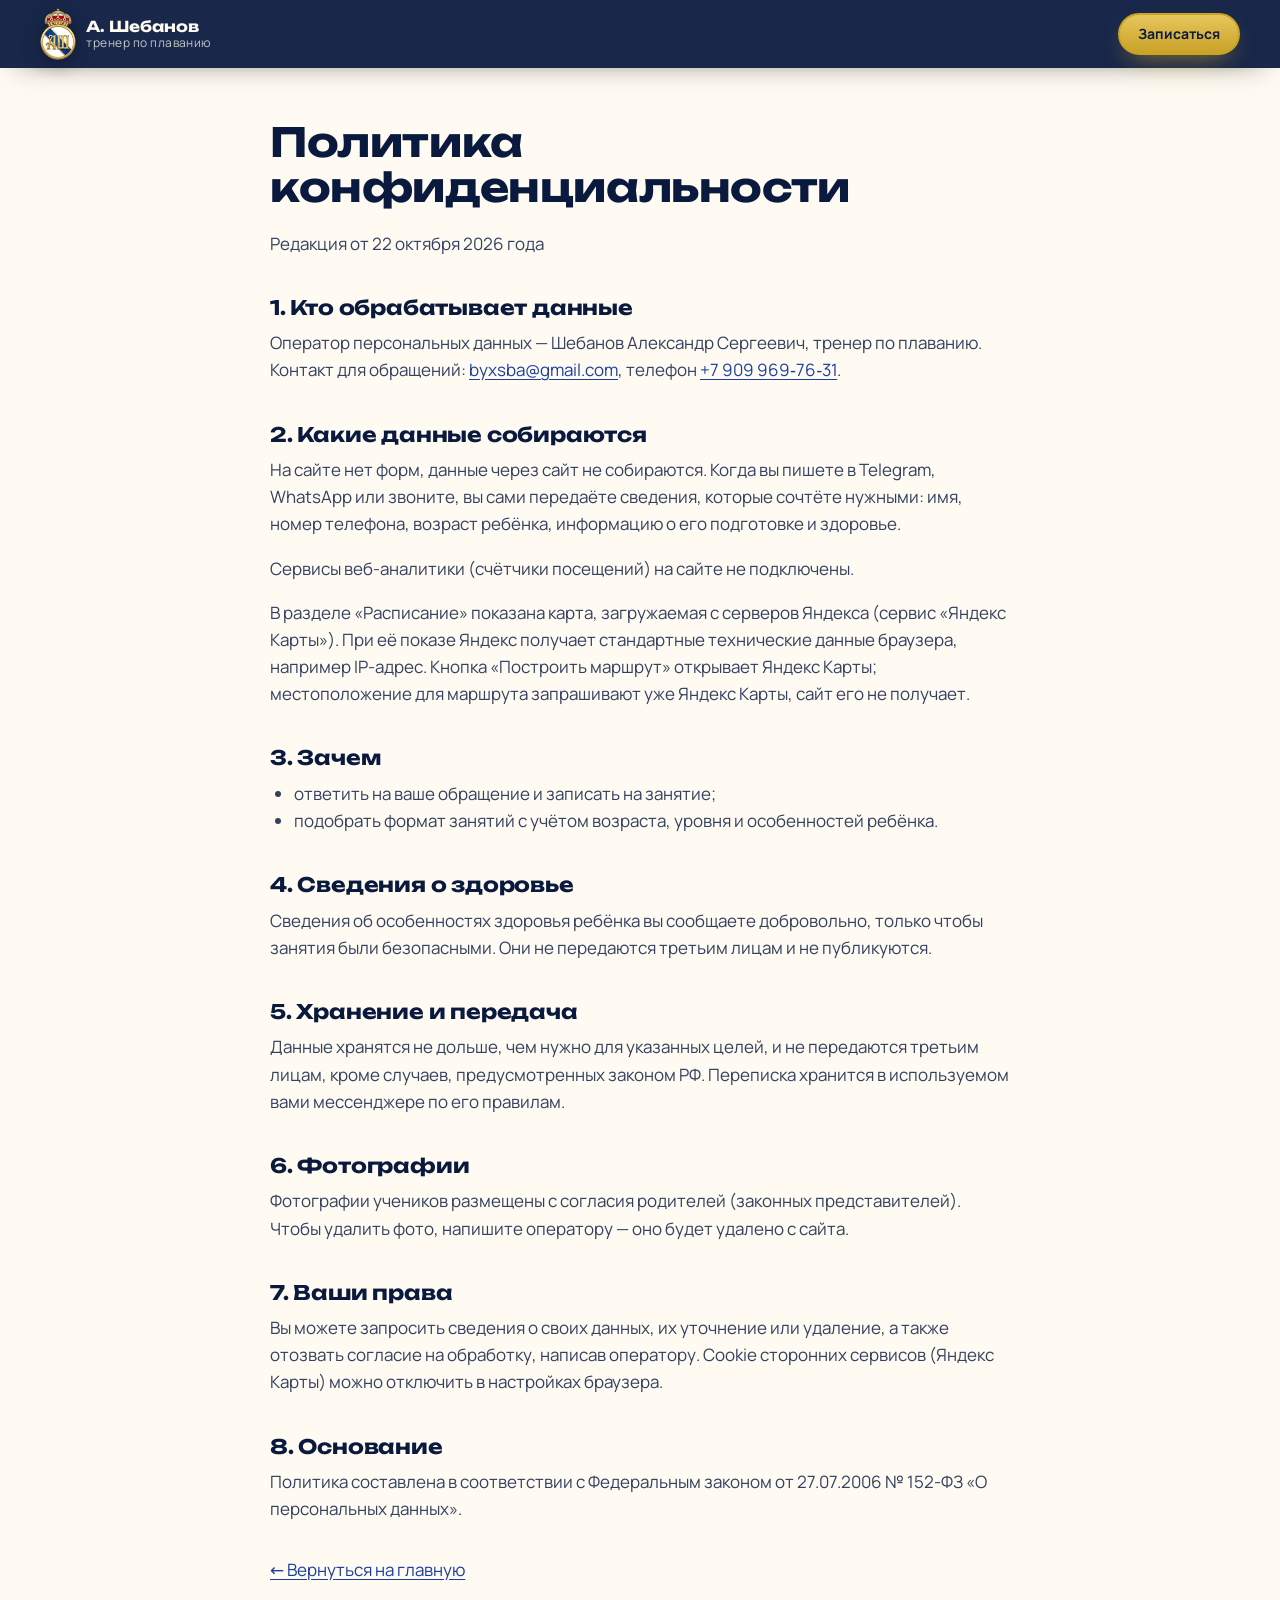
<file: privacy.html>
<!doctype html>
<html lang="ru">
<head>
<meta charset="utf-8">
<meta name="viewport" content="width=device-width, initial-scale=1">
<title>Политика конфиденциальности — Александр Шебанов, тренер по плаванию</title>
<meta name="description" content="Политика обработки персональных данных на сайте тренера по плаванию Александра Шебанова.">
<meta name="robots" content="noindex, follow">
<link rel="icon" href="assets/img/favicon.ico" sizes="any">
<link rel="icon" href="assets/img/favicon-32.png" type="image/png" sizes="32x32">
<link rel="apple-touch-icon" href="assets/img/apple-touch-icon.png">
<link rel="stylesheet" href="assets/css/site.min.css?v=b25ef136">
<style>
  .doc { background: var(--white); padding: 120px 0 80px; }
  .doc .container { max-width: 820px; }
  .doc h1 { font-size: clamp(26px, 4vw, 40px); color: var(--navy); }
  .doc h2 { font-size: 20px; margin-top: 2em; color: var(--navy); }
  .doc p, .doc li { color: var(--ink-soft); }
  .doc ul { list-style: disc; padding-left: 1.4em; margin-bottom: 1em; }
  .doc-header { background: var(--navy); }
</style>
</head>
<body>
<header class="header is-scrolled doc-header">
 <div class="header__inner">
  <a class="logo" href="index.html">
   <picture class="logo__mark"><source type="image/webp" srcset="assets/img/logo-96.webp 1x, assets/img/logo-192.webp 2x"><img src="assets/img/logo-96.png" srcset="assets/img/logo-96.png 1x, assets/img/logo-192.png 2x" width="68" height="96" alt=""></picture>
   <span class="logo__text"><b>А. Шебанов</b><small>тренер по плаванию</small></span>
  </a>
  <a class="btn btn--gold btn--sm" href="index.html#contacts">Записаться</a>
 </div>
</header>
<main class="doc" id="main">
 <div class="container">
  <h1>Политика конфиденциальности</h1>
  <p>Редакция от 22 октября 2026 года</p>

  <h2>1. Кто обрабатывает данные</h2>
  <p>Оператор персональных данных — Шебанов Александр Сергеевич, тренер по плаванию. Контакт для обращений: <a href="mailto:byxsba@gmail.com">byxsba@gmail.com</a>, телефон <a href="tel:+79099697631">+7&nbsp;909&nbsp;969&#8209;76&#8209;31</a>.</p>

  <h2>2. Какие данные собираются</h2>
  <p>На сайте нет форм, данные через сайт не собираются. Когда вы пишете в Telegram, WhatsApp или звоните, вы сами передаёте сведения, которые сочтёте нужными: имя, номер телефона, возраст ребёнка, информацию о его подготовке и здоровье.</p>
  <p>Сервисы веб-аналитики (счётчики посещений) на сайте не подключены.</p>

  <p>В разделе «Расписание» показана карта, загружаемая с серверов Яндекса (сервис «Яндекс Карты»). При её показе Яндекс получает стандартные технические данные браузера, например IP-адрес. Кнопка «Построить маршрут» открывает Яндекс Карты; местоположение для маршрута запрашивают уже Яндекс Карты, сайт его не получает.</p>

  <h2>3. Зачем</h2>
  <ul>
   <li>ответить на ваше обращение и записать на занятие;</li>
   <li>подобрать формат занятий с учётом возраста, уровня и особенностей ребёнка.</li>
  </ul>

  <h2>4. Сведения о здоровье</h2>
  <p>Сведения об особенностях здоровья ребёнка вы сообщаете добровольно, только чтобы занятия были безопасными. Они не передаются третьим лицам и не публикуются.</p>

  <h2>5. Хранение и передача</h2>
  <p>Данные хранятся не дольше, чем нужно для указанных целей, и не передаются третьим лицам, кроме случаев, предусмотренных законом РФ. Переписка хранится в используемом вами мессенджере по его правилам.</p>

  <h2>6. Фотографии</h2>
  <p>Фотографии учеников размещены с согласия родителей (законных представителей). Чтобы удалить фото, напишите оператору — оно будет удалено с сайта.</p>

  <h2>7. Ваши права</h2>
  <p>Вы можете запросить сведения о своих данных, их уточнение или удаление, а также отозвать согласие на обработку, написав оператору. Cookie сторонних сервисов (Яндекс Карты) можно отключить в настройках браузера.</p>

  <h2>8. Основание</h2>
  <p>Политика составлена в соответствии с Федеральным законом от 27.07.2006 № 152-ФЗ «О персональных данных».</p>

  <p style="margin-top:2em"><a href="index.html">← Вернуться на главную</a></p>
 </div>
</main>
</body>
</html>
</file>
<file: assets/css/site.min.css>
@font-face{font-family:Cormorant Garamond;font-style:italic;font-weight:500;font-display:swap;src:url(../fonts/cormorant-garamond-cyrillic-italic.woff2) format("woff2");unicode-range:U+0301,U+0400-045F,U+0490-0491,U+04B0-04B1,U+2116}@font-face{font-family:Cormorant Garamond;font-style:italic;font-weight:500;font-display:swap;src:url(../fonts/cormorant-garamond-latin-italic.woff2) format("woff2");unicode-range:U+0000-00FF,U+0131,U+0152-0153,U+02BB-02BC,U+02C6,U+02DA,U+02DC,U+0304,U+0308,U+0329,U+2000-206F,U+20AC,U+2122,U+2191,U+2193,U+2212,U+2215,U+FEFF,U+FFFD}@font-face{font-family:Manrope;font-style:normal;font-weight:400;font-display:swap;src:url(../fonts/manrope-cyrillic.woff2) format("woff2");unicode-range:U+0301,U+0400-045F,U+0490-0491,U+04B0-04B1,U+2116}@font-face{font-family:Manrope;font-style:normal;font-weight:400;font-display:swap;src:url(../fonts/manrope-latin.woff2) format("woff2");unicode-range:U+0000-00FF,U+0131,U+0152-0153,U+02BB-02BC,U+02C6,U+02DA,U+02DC,U+0304,U+0308,U+0329,U+2000-206F,U+20AC,U+2122,U+2191,U+2193,U+2212,U+2215,U+FEFF,U+FFFD}@font-face{font-family:Manrope;font-style:normal;font-weight:500;font-display:swap;src:url(../fonts/manrope-cyrillic.woff2) format("woff2");unicode-range:U+0301,U+0400-045F,U+0490-0491,U+04B0-04B1,U+2116}@font-face{font-family:Manrope;font-style:normal;font-weight:500;font-display:swap;src:url(../fonts/manrope-latin.woff2) format("woff2");unicode-range:U+0000-00FF,U+0131,U+0152-0153,U+02BB-02BC,U+02C6,U+02DA,U+02DC,U+0304,U+0308,U+0329,U+2000-206F,U+20AC,U+2122,U+2191,U+2193,U+2212,U+2215,U+FEFF,U+FFFD}@font-face{font-family:Manrope;font-style:normal;font-weight:600;font-display:swap;src:url(../fonts/manrope-cyrillic.woff2) format("woff2");unicode-range:U+0301,U+0400-045F,U+0490-0491,U+04B0-04B1,U+2116}@font-face{font-family:Manrope;font-style:normal;font-weight:600;font-display:swap;src:url(../fonts/manrope-latin.woff2) format("woff2");unicode-range:U+0000-00FF,U+0131,U+0152-0153,U+02BB-02BC,U+02C6,U+02DA,U+02DC,U+0304,U+0308,U+0329,U+2000-206F,U+20AC,U+2122,U+2191,U+2193,U+2212,U+2215,U+FEFF,U+FFFD}@font-face{font-family:Manrope;font-style:normal;font-weight:700;font-display:swap;src:url(../fonts/manrope-cyrillic.woff2) format("woff2");unicode-range:U+0301,U+0400-045F,U+0490-0491,U+04B0-04B1,U+2116}@font-face{font-family:Manrope;font-style:normal;font-weight:700;font-display:swap;src:url(../fonts/manrope-latin.woff2) format("woff2");unicode-range:U+0000-00FF,U+0131,U+0152-0153,U+02BB-02BC,U+02C6,U+02DA,U+02DC,U+0304,U+0308,U+0329,U+2000-206F,U+20AC,U+2122,U+2191,U+2193,U+2212,U+2215,U+FEFF,U+FFFD}@font-face{font-family:Unbounded;font-style:normal;font-weight:500;font-display:swap;src:url(../fonts/unbounded-cyrillic.woff2) format("woff2");unicode-range:U+0301,U+0400-045F,U+0490-0491,U+04B0-04B1,U+2116}@font-face{font-family:Unbounded;font-style:normal;font-weight:500;font-display:swap;src:url(../fonts/unbounded-latin.woff2) format("woff2");unicode-range:U+0000-00FF,U+0131,U+0152-0153,U+02BB-02BC,U+02C6,U+02DA,U+02DC,U+0304,U+0308,U+0329,U+2000-206F,U+20AC,U+2122,U+2191,U+2193,U+2212,U+2215,U+FEFF,U+FFFD}@font-face{font-family:Unbounded;font-style:normal;font-weight:700;font-display:swap;src:url(../fonts/unbounded-cyrillic.woff2) format("woff2");unicode-range:U+0301,U+0400-045F,U+0490-0491,U+04B0-04B1,U+2116}@font-face{font-family:Unbounded;font-style:normal;font-weight:700;font-display:swap;src:url(../fonts/unbounded-latin.woff2) format("woff2");unicode-range:U+0000-00FF,U+0131,U+0152-0153,U+02BB-02BC,U+02C6,U+02DA,U+02DC,U+0304,U+0308,U+0329,U+2000-206F,U+20AC,U+2122,U+2191,U+2193,U+2212,U+2215,U+FEFF,U+FFFD}:root{--cream: #F6F0E0;--white: #FFFBF2;--gold: #C9A227;--gold-l: #E6C65C;--navy: #0A1A3F;--royal: #1B3F9E;--violet: #4B2A8A;--violet-l: #6A47B5;--ink: #0A1A3F;--ink-soft: #33405F;--line: rgba(10, 26, 63, .14);--todo-bg: #FFE45C;--font-head: "Unbounded", "Arial Black", system-ui, sans-serif;--font-body: "Manrope", system-ui, -apple-system, "Segoe UI", sans-serif;--font-quote: "Cormorant Garamond", Georgia, serif;--radius: 18px;--gutter: clamp(16px, 4vw, 40px);--section: clamp(72px, 10vw, 128px);--header-h: 68px;--ease: cubic-bezier(.22, .8, .24, 1)}*,*:before,*:after{box-sizing:border-box}html{scroll-behavior:smooth;scroll-padding-top:calc(var(--header-h) + 12px);-webkit-text-size-adjust:100%}body{margin:0;font:400 17px/1.6 var(--font-body);color:var(--ink);background:var(--white);overflow-x:hidden}img{max-width:100%;height:auto;display:block}a{color:var(--royal);text-underline-offset:3px}button{font:inherit;cursor:pointer}h1,h2,h3{font-family:var(--font-head);font-weight:700;line-height:1.12;margin:0 0 .5em;letter-spacing:-.01em;text-wrap:balance}h2{font-size:clamp(24px,4.4vw,48px);overflow-wrap:break-word;hyphens:auto;-webkit-hyphens:auto}.container>*,[class*=__grid]>*{min-width:0}.h3{font-size:clamp(18px,2vw,22px);font-weight:500;margin-bottom:1.2em}p{margin:0 0 1em}ul,ol{margin:0;padding:0;list-style:none}:focus-visible{outline:3px solid var(--gold);outline-offset:3px;border-radius:6px}.container{width:min(1200px,100%);margin-inline:auto;padding-inline:var(--gutter)}.section{position:relative;padding-block:var(--section)}.visually-hidden,.sprite{position:absolute!important;width:1px;height:1px;overflow:hidden;clip:rect(0 0 0 0);white-space:nowrap}.skip{position:absolute;left:12px;top:-60px;z-index:100;background:var(--gold);color:var(--navy);padding:10px 16px;border-radius:10px;font-weight:700}.skip:focus{top:12px}.todo,[data-todo]{background:var(--todo-bg);color:#1d1600;font:600 .82em/1.4 var(--font-body);padding:.08em .45em;border-radius:5px;box-decoration-break:clone;-webkit-box-decoration-break:clone;letter-spacing:0}.kicker{display:inline-flex;align-items:center;gap:12px;font:600 13px/1 var(--font-body);letter-spacing:.18em;text-transform:uppercase;color:var(--royal);margin-bottom:18px}.kicker:before{content:"";width:34px;height:2px;background:var(--gold)}.kicker--gold{color:var(--gold-l)}.lead{font-size:clamp(17px,1.6vw,20px);color:var(--ink-soft);max-width:46ch}.lead--wide{max-width:68ch}.dark .lead{color:#fffbf2d1}.btn{--b: var(--gold);display:inline-flex;align-items:center;justify-content:center;gap:10px;min-height:52px;padding:14px 26px;border-radius:999px;font:700 16px/1.1 var(--font-body);text-decoration:none;text-align:center;border:2px solid var(--b);transition:transform .25s var(--ease),background .25s,color .25s,box-shadow .25s}.btn--sm{min-height:42px;padding:10px 18px;font-size:14px}.btn--gold{background:linear-gradient(180deg,var(--gold-l),var(--gold));color:var(--navy);box-shadow:0 10px 26px -12px #c9a227e6}.btn--gold:hover{transform:translateY(-2px);box-shadow:0 16px 30px -12px #c9a227}.btn--ghost{background:transparent;color:var(--white);--b: rgba(255, 251, 242, .5)}.btn--ghost:hover{--b: var(--gold-l);color:var(--gold-l)}.btn--outline{background:transparent;color:var(--royal);--b: var(--royal)}.btn--outline:hover{background:var(--royal);color:var(--white)}.btn[aria-disabled=true]{opacity:.75;cursor:not-allowed;filter:grayscale(.4);box-shadow:none;transform:none}.link-gold{color:var(--gold-l);font-weight:600}.dark{background:radial-gradient(120% 90% at 85% 0%,var(--violet) 0%,rgba(75,42,138,0) 60%),linear-gradient(160deg,var(--navy) 0%,#10245a 55%,#1a1650 100%);color:var(--white);position:relative;isolation:isolate}.dark h2,.dark h3{color:var(--white)}.lanes:before{content:"";position:absolute;inset:0;z-index:-1;pointer-events:none;background-image:repeating-linear-gradient(90deg,transparent 0 calc(12.5% - 1px),rgba(230,198,92,.13) calc(12.5% - 1px) 12.5%);mask-image:linear-gradient(180deg,transparent,#000 25%,#000 75%,transparent)}.caustics{position:absolute;inset:-20%;z-index:-1;pointer-events:none;opacity:.32;mix-blend-mode:screen;background:radial-gradient(closest-side,rgba(230,198,92,.28),transparent 70%) 10% 20% / 38% 30% no-repeat,radial-gradient(closest-side,rgba(120,160,255,.22),transparent 70%) 80% 60% / 46% 36% no-repeat,radial-gradient(closest-side,rgba(255,255,255,.14),transparent 70%) 40% 90% / 30% 26% no-repeat;animation:drift 18s ease-in-out infinite alternate}.caustics--soft{opacity:.22}@keyframes drift{to{transform:translate3d(4%,-3%,0) scale(1.08)}}.wave{position:absolute;left:0;width:100%;height:clamp(36px,6vw,80px);bottom:-1px;fill:currentColor;pointer-events:none;display:block}.wave--top{top:-1px;bottom:auto;transform:scaleY(-1)}.wave--animated{width:200%;animation:wave 22s linear infinite}.wave--slow{animation-duration:34s}@keyframes wave{to{transform:translate(-50%)}}.wave--animated use{transform:none}.header{position:fixed;inset:0 0 auto;z-index:50;transition:background .35s,box-shadow .35s,backdrop-filter .35s}.header:not(.is-scrolled):not(.menu-open) .nav a,.header:not(.is-scrolled):not(.menu-open) .logo{text-shadow:0 1px 10px rgba(6,14,36,.75),0 0 2px rgba(6,14,36,.5)}.header.is-scrolled,.header.menu-open{background:#0a1a3ff0;backdrop-filter:blur(12px);box-shadow:0 10px 30px -18px #0009}.header__inner{height:var(--header-h);display:flex;align-items:center;gap:20px;width:min(1320px,100%);margin-inline:auto;padding-inline:var(--gutter)}.logo{display:flex;align-items:center;gap:10px;text-decoration:none;color:var(--white);margin-right:auto}.logo__mark{display:block;flex:none}.logo__mark img{width:auto;height:52px;filter:drop-shadow(0 4px 10px rgba(0,0,0,.35))}.logo__text{display:flex;flex-direction:column;line-height:1.1}.logo__text b{font:700 15px/1.1 var(--font-head)}.logo__text small{font-size:12px;opacity:.75;letter-spacing:.04em}.nav ul{display:flex;gap:clamp(12px,1.6vw,24px)}.nav a{color:var(--white);text-decoration:none;font-weight:600;font-size:14px;opacity:.88;position:relative;padding-block:6px}.nav a:after{content:"";position:absolute;left:0;right:0;bottom:0;height:2px;background:var(--gold);transform:scaleX(0);transform-origin:left;transition:transform .3s var(--ease)}.nav a:hover{opacity:1}.nav a:hover:after,.nav a.is-active:after{transform:scaleX(1)}.burger{display:none;width:46px;height:46px;border:0;background:transparent;padding:11px;border-radius:12px}.burger span{display:block;height:2px;background:var(--white);margin-block:5px;transition:transform .3s,opacity .3s}.burger[aria-expanded=true] span:nth-child(1){transform:translateY(7px) rotate(45deg)}.burger[aria-expanded=true] span:nth-child(2){opacity:0}.burger[aria-expanded=true] span:nth-child(3){transform:translateY(-7px) rotate(-45deg)}.progress{position:absolute;left:0;right:0;bottom:-3px;height:3px;pointer-events:none}.progress__bar{height:100%;width:100%;background:linear-gradient(90deg,var(--gold),var(--gold-l));transform-origin:left;transform:scaleX(var(--p, 0))}.progress__swimmer{position:absolute;top:-9px;left:0;width:34px;height:13px;color:var(--gold-l);fill:var(--gold-l);transform:translate(calc(var(--p, 0) * (100vw - 40px)));opacity:0;transition:opacity .3s}.header.is-scrolled .progress__swimmer{opacity:1}@media (max-width: 1080px){.burger{display:block}.header__cta{display:none}.nav{position:fixed;inset:var(--header-h) 0 auto;background:#0a1a3ffa;max-height:calc(100dvh - var(--header-h));overflow:auto;transform:translateY(-8px);opacity:0;visibility:hidden;transition:opacity .25s,transform .25s,visibility .25s}.nav.is-open{opacity:1;visibility:visible;transform:none}.nav ul{flex-direction:column;gap:0;padding:8px var(--gutter) 24px}.nav a{display:block;font-size:18px;padding:14px 0;border-bottom:1px solid rgba(255,255,255,.08)}}.hero{padding:calc(var(--header-h) + clamp(40px,9vw,120px)) 0 clamp(110px,14vw,180px);overflow:hidden;min-height:min(100svh,920px);display:flex;flex-direction:column;justify-content:center}.hero__grid{display:grid}.hero__text{max-width:720px;text-shadow:0 2px 18px rgba(6,14,36,.45)}.hero__media{position:absolute;inset:0;z-index:-4;background:var(--navy) url(../video/hero-poster.webp) 60% 50% / cover no-repeat}.hero__video{width:100%;height:100%;object-fit:cover;object-position:60% 50%;display:block}.hero__blur{position:absolute;inset:0;z-index:-3;pointer-events:none}.hero__blur--soft{backdrop-filter:blur(6px);-webkit-backdrop-filter:blur(6px);-webkit-mask-image:linear-gradient(90deg,#000 0%,#000 42%,transparent 68%);mask-image:linear-gradient(90deg,#000 0%,#000 42%,transparent 68%)}.hero__blur--strong{backdrop-filter:blur(18px);-webkit-backdrop-filter:blur(18px);-webkit-mask-image:linear-gradient(90deg,#000 0%,#000 34%,transparent 58%);mask-image:linear-gradient(90deg,#000 0%,#000 34%,transparent 58%)}.hero__overlay{position:absolute;inset:0;z-index:-2;pointer-events:none;background:linear-gradient(180deg,rgba(10,26,63,.3) 0%,transparent 16%,transparent 82%,rgba(10,26,63,.4) 100%),linear-gradient(90deg,#0a1a3fa8,#0c1c48a3 32%,#16246699 50%,#28267847 60%,#28267800 71%)}@media (min-width: 1100px){.hero__text{max-width:560px}}@media (min-width: 1100px) and (max-width: 1349px){.hero__overlay{background:linear-gradient(180deg,rgba(10,26,63,.3) 0%,transparent 16%,transparent 82%,rgba(10,26,63,.4) 100%),linear-gradient(90deg,#0a1a3fc2,#0c1c48bd 35%,#162466b3 52%,#28267859 62%,#28267800 74%)}}@media (max-width: 1099px) and (orientation: portrait){.hero{display:block;min-height:0;padding-top:0;background:linear-gradient(180deg,#0c2a6e,#0d2766 34%,#0f2459 62%,#161c55)}.hero__media{position:relative;inset:auto;z-index:0;width:100%;aspect-ratio:1 / 1;max-height:64svh;background-image:url(../video/hero-poster-720.webp);background-position:60% 50%;background-color:#0c2a6e;-webkit-mask-image:linear-gradient(180deg,transparent 0,#000 15%,#000 68%,transparent 100%);mask-image:linear-gradient(180deg,transparent 0,#000 15%,#000 68%,transparent 100%)}.hero__video{object-position:60% 50%;filter:saturate(.88) brightness(.94)}.hero__media:after{content:"";position:absolute;inset:0;pointer-events:none;background:radial-gradient(120% 90% at 70% 45%,#0c2a6e00 40%,#0c2a6e8c),#1b348c29}.hero__blur,.hero__overlay{display:none}.hero .container{position:relative;z-index:1;margin-top:-16vw}.hero .eyebrow{background:#0a1a3fd1}.hero__toggle{right:var(--gutter);bottom:auto;top:calc(var(--header-h) + 10px)}}@media (max-width: 1099px) and (orientation: landscape){.hero__media,.hero__blur,.hero__overlay{bottom:auto;height:100svh}.hero__media{background-image:url(../video/hero-poster-720.webp)}.hero__text{max-width:58%}.hero__blur--soft{-webkit-mask-image:linear-gradient(90deg,#000 0%,#000 60%,transparent 82%);mask-image:linear-gradient(90deg,#000 0%,#000 60%,transparent 82%)}.hero__blur--strong{-webkit-mask-image:linear-gradient(90deg,#000 0%,#000 50%,transparent 72%);mask-image:linear-gradient(90deg,#000 0%,#000 50%,transparent 72%)}.hero__overlay{background:linear-gradient(180deg,rgba(10,26,63,.35) 0%,transparent 18%,transparent 62%,rgba(12,28,72,.9) 100%),linear-gradient(90deg,#0a1a3fc7,#0c1c48c2 45%,#162466b8 62%,#28267859,#28267800 86%)}}.hero .eyebrow{background:#0a1a3f8c}.hero__toggle{position:absolute;right:max(16px,calc((100vw - 1200px)/2 + 16px));bottom:clamp(70px,9vw,110px);z-index:2;width:40px;height:40px;border-radius:50%;display:grid;place-items:center;padding:0;color:var(--white);background:#0a1a3f8c;border:1px solid rgba(255,251,242,.35);backdrop-filter:blur(8px);-webkit-backdrop-filter:blur(8px);transition:background .2s,border-color .2s}.hero__toggle[hidden]{display:none}.hero__toggle:hover{background:#0a1a3fcc;border-color:var(--gold-l)}.hero__toggle svg{width:16px;height:16px;fill:currentColor}.hero__toggle .i-play{display:none}.hero__toggle[aria-pressed=true] .i-play{display:block}.hero__toggle[aria-pressed=true] .i-pause{display:none}.eyebrow{display:inline-block;font-weight:600;font-size:14px;letter-spacing:.14em;text-transform:uppercase;color:var(--gold-l);border:1px solid rgba(230,198,92,.45);padding:8px 14px;border-radius:999px;margin-bottom:22px}.hero h1{font-size:clamp(30px,5.4vw,64px);margin-bottom:.45em}.h1-accent{display:block;font-weight:500;font-size:.62em;line-height:1.22;color:var(--white);margin-top:.35em}.hero__lead{font-size:clamp(17px,1.6vw,20px);color:var(--white);max-width:52ch}.hero__actions{display:flex;flex-wrap:wrap;gap:12px;margin:30px 0 28px}.trust{display:flex;flex-wrap:wrap;gap:8px 22px;font-size:14px;color:var(--white)}.trust li{display:flex;align-items:center;gap:8px}.trust li:before{content:"";width:8px;height:8px;transform:rotate(45deg);background:var(--gold);flex:none}.stats{background:var(--cream);padding:clamp(40px,6vw,64px) 0 clamp(56px,7vw,88px)}.stats__grid{display:grid;grid-template-columns:repeat(2,1fr);gap:32px 20px}.stat{border-top:2px solid var(--gold);padding-top:18px}.stat__num{font:700 clamp(34px,5vw,56px)/1 var(--font-head);color:var(--royal);margin-bottom:10px}.stat__num .todo{font-size:14px;vertical-align:middle}.stat__label{color:var(--ink-soft);font-size:15px;margin:0;max-width:22ch}@media (min-width: 900px){.stats__grid{grid-template-columns:repeat(4,1fr)}}.about{background:var(--white)}.about__grid{display:grid;gap:clamp(40px,6vw,80px);align-items:center}.about__media{position:relative;padding-right:18%}.portrait{margin:0;position:relative;isolation:isolate}.portrait:before{content:"";position:absolute;inset:22px -22px -22px 22px;border:1.5px solid rgba(201,162,39,.7);border-radius:30px;z-index:-1}.portrait:after{content:"";position:absolute;inset:10% -12% -4%;background:radial-gradient(closest-side,rgba(106,71,181,.28),rgba(27,63,158,.14) 55%,transparent 75%);filter:blur(24px);z-index:-2}.portrait__shot{position:relative;border-radius:28px;overflow:hidden;box-shadow:0 40px 70px -36px #0a1a3f99,0 0 0 1px var(--line)}.portrait__shot img{width:100%;aspect-ratio:4 / 5;object-fit:cover;object-position:50% 18%}.about__media{padding-bottom:70px}.about__main{width:min(100%,440px)}.about__second{position:absolute;right:0;bottom:0;width:40%;margin:0;border-radius:18px;overflow:hidden;border:5px solid var(--white);box-shadow:0 24px 50px -24px #0a1a3f99}.about__second img{aspect-ratio:1 / 1;object-fit:cover;object-position:40% 45%;width:100%}.about__text p{color:var(--ink-soft)}.about__text h2{color:var(--navy)}.quote{margin:28px 0;padding:4px 0 4px 24px;border-left:3px solid var(--gold);font:italic 500 clamp(22px,2.4vw,30px)/1.3 var(--font-quote);color:var(--royal)}.about__lower{display:grid;gap:48px;margin-top:clamp(56px,8vw,96px)}@media (min-width: 960px){.about__grid{grid-template-columns:1fr 1.05fr}.about__lower{grid-template-columns:1fr 1fr;gap:64px}}.edu{display:grid;gap:2px}.edu li{display:grid;grid-template-columns:22px 1fr;gap:4px 16px;padding:18px 0;border-bottom:1px solid var(--line)}.edu li:before{content:"";grid-row:span 2;width:12px;height:12px;margin:6px 0 0 3px;transform:rotate(45deg);border:2px solid var(--gold);background:radial-gradient(circle,var(--gold) 0 2px,transparent 2.5px)}.edu b{font-weight:700}.edu span{color:var(--ink-soft);font-size:15px}.timeline{position:relative;padding-left:28px}.timeline:before{content:"";position:absolute;left:6px;top:8px;bottom:8px;width:2px;background:repeating-linear-gradient(180deg,var(--gold) 0 8px,transparent 8px 14px)}.timeline li{position:relative;padding-bottom:26px}.timeline li:before{content:"";position:absolute;left:-28px;top:5px;width:14px;height:14px;border-radius:50%;background:var(--white);border:3px solid var(--royal)}.timeline .period{font:600 13px/1 var(--font-body);letter-spacing:.12em;text-transform:uppercase;color:var(--royal);display:block;margin-bottom:6px}.timeline b{display:block}.timeline span.role{color:var(--ink-soft);font-size:15px}.exp-photos{position:relative;isolation:isolate;display:grid;grid-template-columns:.85fr 1.25fr;grid-template-rows:1fr 1fr;gap:12px;margin-top:28px;height:clamp(300px,34vw,400px)}.exp-photos:before{content:"";position:absolute;inset:18px -14px -14px 18px;border:1.5px solid rgba(201,162,39,.6);border-radius:26px;z-index:-1}.exp-photos__item{position:relative;margin:0;min-width:0;min-height:0;padding:5px;border-radius:22px;background:linear-gradient(145deg,#f4dc8a 0%,var(--gold-l) 18%,var(--gold) 42%,#9c7a17 58%,var(--gold-l) 78%,#f4dc8a 100%);box-shadow:0 22px 44px -26px #0a1a3fbf,inset 0 1px #ffffff8c}.exp-photos__item--tall{grid-row:1 / span 2}.exp-photos__item picture{display:block;width:100%;height:100%;overflow:hidden;border-radius:17px;box-shadow:0 0 0 2px var(--royal),0 0 0 3px #fffbf280}.exp-photos__item img{display:block;width:100%;height:100%;object-fit:cover;object-position:50% 30%;transition:transform .8s var(--ease)}.exp-photos__item:hover img{transform:scale(1.05)}.exp-photos__item:after{content:"";position:absolute;top:-2px;left:50%;z-index:2;width:12px;height:12px;transform:translate(-50%) rotate(45deg);border-radius:2px;border:2px solid var(--gold-l);background:radial-gradient(circle at 35% 35%,#ff5a6e,#c8102e 55%,#7d0618);box-shadow:0 2px 6px #0a1a3f80}.method{background:var(--cream);padding-bottom:clamp(16px,3vw,32px)}.method h2{color:var(--navy);max-width:20ch}.lane-steps{counter-reset:step;margin-top:48px;display:grid;gap:0;border-radius:var(--radius);overflow:hidden;background:var(--white);box-shadow:0 0 0 1px var(--line)}.lane-steps li{counter-increment:step;position:relative;padding:26px 24px 26px 92px;border-bottom:1px solid var(--line);background-image:linear-gradient(90deg,transparent 72px,transparent)}.lane-steps li:last-child{border-bottom:0}.lane-steps li:before{content:counter(step);position:absolute;left:22px;top:22px;width:48px;height:48px;border-radius:50%;display:grid;place-items:center;font:700 18px/1 var(--font-head);color:var(--white);background:linear-gradient(160deg,var(--royal),var(--violet))}.lane-steps li:after{content:"";position:absolute;left:45px;top:74px;bottom:-22px;width:2px;background:repeating-linear-gradient(180deg,var(--gold) 0 6px,transparent 6px 12px)}.lane-steps li:last-child:after{display:none}.lane-steps h3{font-size:18px;margin-bottom:6px;color:var(--navy)}.lane-steps p{margin:0;color:var(--ink-soft);font-size:15.5px}@media (min-width: 900px){.lane-steps{grid-template-columns:repeat(3,1fr)}.lane-steps li{padding:30px 28px 32px;border-right:1px solid var(--line)}.lane-steps li:nth-child(3n){border-right:0}.lane-steps li:nth-child(n+4){border-bottom:0}.lane-steps li:before{position:static;margin-bottom:18px}.lane-steps li:after{inset:54px 28px auto 76px;width:auto;height:2px;background:repeating-linear-gradient(90deg,var(--gold) 0 6px,transparent 6px 12px)}.lane-steps li:last-child:after{display:block}}.principles{margin:48px 0 20px;font:700 clamp(20px,3.4vw,40px)/1.25 var(--font-head);color:var(--royal);display:flex;flex-wrap:wrap;gap:6px 22px;align-items:center}.principles i{width:10px;height:10px;background:var(--gold);transform:rotate(45deg);display:inline-block}.programs{background:var(--cream)}.programs h2{color:var(--navy)}.programs__grid{display:grid;gap:16px;margin-top:36px}.program{position:relative;display:flex;flex-direction:column;padding:28px 26px 24px;border-radius:var(--radius);background:var(--white);box-shadow:0 0 0 1px var(--line);transition:transform .3s var(--ease),box-shadow .3s;overflow:hidden}.program:hover{transform:translateY(-4px);box-shadow:0 0 0 1px var(--line),0 24px 40px -28px #0a1a3f8c}.program__n{font:700 13px/1 var(--font-head);color:var(--gold);letter-spacing:.1em;margin-bottom:18px}.program h3{font-size:20px;color:var(--navy)}.program p{color:var(--ink-soft);font-size:15.5px}.program__meta{margin-top:auto;padding-top:16px;border-top:1px dashed var(--line);font-weight:700;color:var(--royal);font-size:14px}.program--lead{background:linear-gradient(160deg,var(--navy),var(--royal));color:var(--white);box-shadow:none}.program--lead h3{color:var(--white);font-size:24px}.program--lead p{color:#fffbf2db}.program--lead .program__meta{color:var(--gold-l);border-color:#fffbf240}.program--lead .program__n{color:var(--gold-l)}@media (min-width: 700px){.programs__grid{grid-template-columns:repeat(2,1fr)}}.quiz{margin-top:48px;border-radius:24px;padding:clamp(24px,4vw,44px);overflow:hidden}.quiz__head{display:flex;flex-wrap:wrap;justify-content:space-between;align-items:baseline;gap:8px 20px;margin-bottom:22px}.quiz h3{font-size:clamp(20px,2.6vw,28px);margin:0}.quiz__progress{margin:0;font-weight:600;color:var(--gold-l);font-size:14px;letter-spacing:.08em}.quiz__q{font:500 clamp(17px,2vw,21px)/1.35 var(--font-head);margin-bottom:18px}.quiz__opts{display:grid;gap:10px}@media (min-width: 700px){.quiz__opts{grid-template-columns:repeat(auto-fit,minmax(200px,1fr))}}.quiz__opt{text-align:left;padding:16px 18px;border-radius:14px;border:1.5px solid rgba(255,251,242,.28);background:#fffbf20f;color:var(--white);font-weight:600;transition:border-color .2s,background .2s;min-height:56px}.quiz__opt:hover{border-color:var(--gold-l);background:#e6c65c1a}.quiz__result h4{font:700 clamp(20px,2.6vw,28px)/1.2 var(--font-head);color:var(--gold-l);margin:0 0 10px}.quiz__result p{color:#fffbf2e0;max-width:60ch}.quiz__actions{display:flex;flex-wrap:wrap;gap:12px;margin-top:20px}.quiz__restart{background:none;border:0;color:var(--white);text-decoration:underline;text-underline-offset:4px;padding:14px 6px}.schedule{padding-top:calc(var(--section) + 20px);padding-bottom:calc(var(--section) + 30px);overflow:hidden}.schedule__grid{display:grid;gap:36px}.place{margin-top:24px;padding:22px;border-radius:16px;background:#fffbf20f;border:1px solid rgba(230,198,92,.3)}.place__name{font:500 18px/1.35 var(--font-head);margin-bottom:6px}.place__addr{color:#fffbf2d1;margin-bottom:10px}.map{position:relative;width:100%;margin-top:16px;aspect-ratio:13 / 9;min-height:min(260px,70vw);border-radius:16px;overflow:hidden;border:1px solid rgba(230,198,92,.35);background:#e9e6dd center / cover no-repeat;box-shadow:0 24px 50px -30px #000c}.map iframe{position:absolute;inset:0;display:block;width:100%;height:100%;border:0}.map__route{margin-top:14px;gap:8px}.map__route svg{width:18px;height:18px;fill:currentColor}.table{width:100%;border-collapse:collapse;font-size:17px}.table th{text-align:left;font:600 12px/1 var(--font-body);letter-spacing:.14em;text-transform:uppercase;color:var(--gold-l);padding:0 12px 14px;border-bottom:2px solid var(--gold)}.table td{padding:20px 12px;border-bottom:1px solid rgba(255,251,242,.16)}.table td:nth-child(2){font:700 22px/1 var(--font-head);color:var(--gold-l)}.table tbody tr{transition:background .2s}.table tbody tr:hover{background:#fffbf20d}.schedule__notes{margin-top:18px}.schedule__notes p{margin:0 0 8px;font-size:15px;color:#fffbf2cc}@media (min-width: 960px){.schedule__grid{grid-template-columns:.9fr 1.1fr;gap:72px;align-items:start}}.gallery{background:var(--cream)}.gallery h2{color:var(--navy)}.gallery__grid{display:grid;grid-template-columns:repeat(2,1fr);gap:12px;margin-top:32px}.gallery__grid li{min-width:0}.g-wide{grid-column:1 / -1}.g-item{display:block;width:100%;padding:0;border:0;border-radius:14px;overflow:hidden;background:var(--navy);position:relative}.g-item img{width:100%;aspect-ratio:3 / 4;object-fit:cover;transition:transform .6s var(--ease),opacity .3s}.g-wide .g-item img{aspect-ratio:4 / 3}.g-item:hover img{transform:scale(1.04);opacity:.92}@media (min-width: 900px){.gallery__grid{grid-template-columns:repeat(4,1fr);gap:16px}.g-wide{grid-column:span 2;grid-row:span 2}.g-wide .g-item,.g-wide picture{height:100%}.g-wide .g-item img{height:100%;aspect-ratio:auto}}.lightbox{border:0;padding:0;background:transparent;max-width:100vw;max-height:100dvh;width:100vw;height:100dvh}.lightbox::backdrop{background:#060e24eb}.lightbox[open]{display:grid;place-items:center}.lightbox img{max-width:min(92vw,1100px);max-height:86dvh;width:auto;height:auto;border-radius:12px;box-shadow:0 30px 80px #0009}.lightbox__close,.lightbox__nav{position:fixed;border:0;background:#fffbf21f;color:var(--white);width:52px;height:52px;border-radius:50%;font-size:30px;line-height:1;display:grid;place-items:center}.lightbox__close{top:16px;right:16px}.lightbox__nav{top:50%;transform:translateY(-50%)}.lightbox__prev{left:12px}.lightbox__next{right:12px}.lightbox__close:hover,.lightbox__nav:hover{background:var(--gold);color:var(--navy)}.faq{background:var(--white)}.faq h2{color:var(--navy)}.faq__grid{display:grid;gap:32px}@media (min-width: 960px){.faq__grid{grid-template-columns:.8fr 1.2fr;gap:72px}.faq__grid>div:first-child{position:sticky;top:calc(var(--header-h) + 30px);align-self:start}}.accordion{border-top:2px solid var(--navy)}.acc__item{border-bottom:1px solid var(--line)}.acc__btn{width:100%;display:flex;justify-content:space-between;align-items:center;gap:18px;padding:20px 0;background:none;border:0;text-align:left;font:700 17px/1.35 var(--font-body);color:var(--navy)}.acc__icon{flex:none;width:34px;height:34px;border-radius:50%;border:1.5px solid var(--gold);position:relative;transition:transform .3s var(--ease),background .3s}.acc__icon:before,.acc__icon:after{content:"";position:absolute;left:50%;top:50%;width:12px;height:2px;background:var(--navy);transform:translate(-50%,-50%)}.acc__icon:after{transform:translate(-50%,-50%) rotate(90deg);transition:transform .3s}.acc__btn[aria-expanded=true] .acc__icon{background:var(--gold)}.acc__btn[aria-expanded=true] .acc__icon:after{transform:translate(-50%,-50%) rotate(0)}.acc__panel{display:grid;grid-template-rows:0fr;transition:grid-template-rows .35s var(--ease)}.acc__panel>div{overflow:hidden}.acc__panel p{color:var(--ink-soft);padding-right:52px;margin:0 0 22px}.acc__btn[aria-expanded=true]+.acc__panel{grid-template-rows:1fr}.contacts{padding-top:calc(var(--section) + 30px);overflow:hidden;text-align:center}.contacts__inner{display:flex;flex-direction:column;align-items:center}.contacts h2{font-size:clamp(30px,5.4vw,60px);max-width:18ch}.contacts .lead{margin-inline:auto}.contacts__buttons{display:flex;flex-wrap:wrap;justify-content:center;gap:12px;margin:30px 0 26px}.contacts__buttons .btn{min-width:200px}.contacts__buttons .todo{display:block;font-size:12px;margin-top:4px}.ico{width:20px;height:20px;flex:none;fill:currentColor}.contacts__buttons .ico{margin-left:-2px}.footer__links a{display:inline-flex;align-items:center;gap:10px}.footer__links .ico{width:18px;height:18px;fill:var(--gold-l)}.contacts__place{color:#fffbf2c7;font-size:15px;margin:0}.footer{background:linear-gradient(170deg,var(--navy) 0%,#1a1650 70%,var(--violet) 140%);color:#fffbf2d1;position:relative;padding-top:30px;font-size:15px;overflow:hidden}.footer__wave{position:absolute;top:-1px;left:0;right:0;height:60px;overflow:hidden;transform:scaleY(-1);opacity:.5}.footer__wave .wave{color:#142a66!important}.footer a{color:var(--white)}.footer a:hover{color:var(--gold-l)}.footer__grid{display:grid;gap:32px;padding-block:48px 32px}.footer__logo img{width:auto;height:96px;margin-bottom:16px}.footer__name{font:700 18px/1.3 var(--font-head);color:var(--white)}.footer__nav{display:grid;grid-template-columns:repeat(2,auto);gap:8px 24px;justify-content:start}.footer__nav a{text-decoration:none}.footer__links{display:grid;gap:6px;margin-bottom:14px}.footer__bottom{display:flex;flex-wrap:wrap;justify-content:space-between;gap:8px 20px;padding-block:20px 90px;border-top:1px solid rgba(255,251,242,.12);font-size:13.5px}.footer__bottom p{margin:0}@media (min-width: 900px){.footer__grid{grid-template-columns:1.2fr 1fr 1fr}.footer__bottom{padding-bottom:24px}}.sticky-cta{position:fixed;left:16px;right:16px;bottom:max(12px,env(safe-area-inset-bottom));z-index:40;box-shadow:0 14px 36px -10px #0a1a3fb3,0 0 0 4px #0a1a3fe6;transform:translateY(140%);transition:transform .35s var(--ease)}.sticky-cta.is-visible{transform:none}@media (min-width: 1081px){.sticky-cta{display:none}}.method,.programs,.schedule,.gallery,.faq,.contacts,.footer{content-visibility:auto;contain-intrinsic-size:auto 900px}.js .reveal{opacity:0;transform:translateY(26px);transition:opacity .8s var(--ease),transform .8s var(--ease)}.js .reveal.is-in{opacity:1;transform:none}@media (prefers-reduced-motion: reduce){html{scroll-behavior:auto}*,*:before,*:after{animation:none!important;transition:none!important}.progress__swimmer,.hero__toggle{display:none}.wave--animated{width:100%}.js .reveal{opacity:1;transform:none}}
</file>
